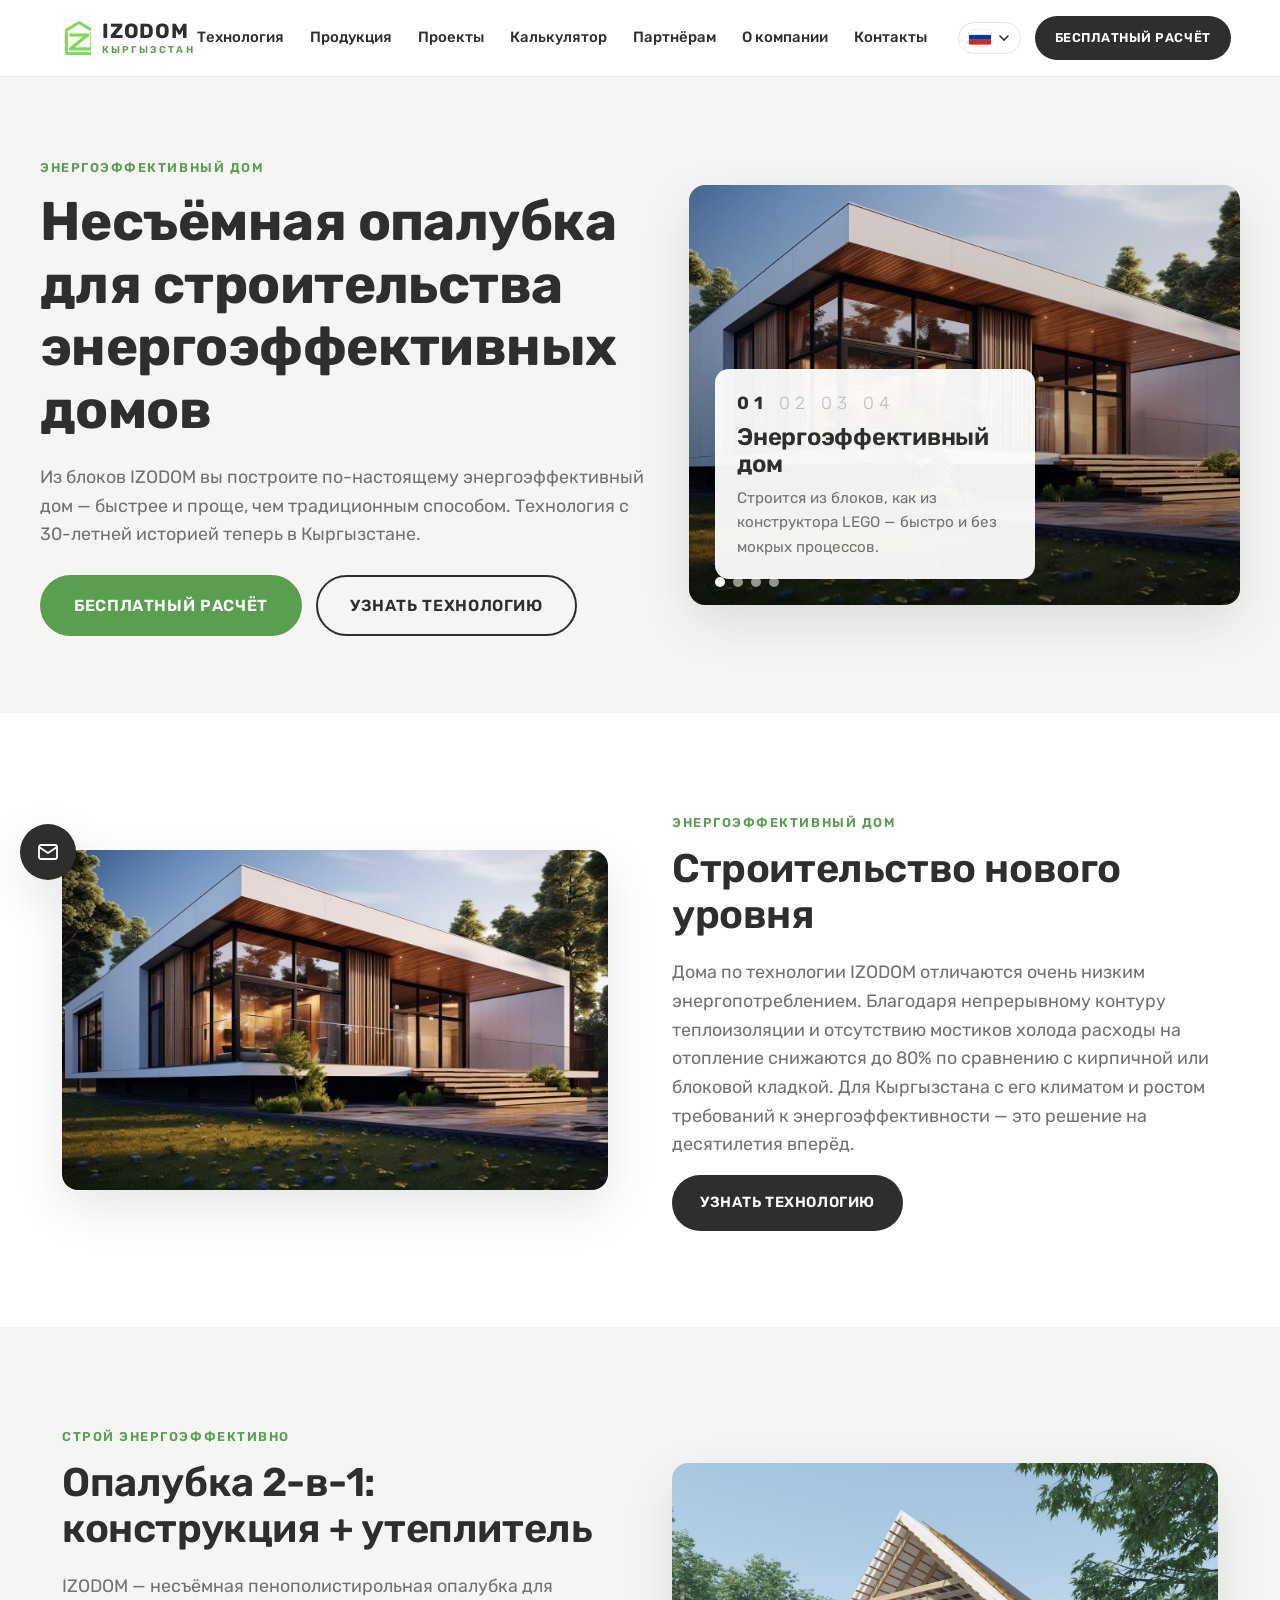
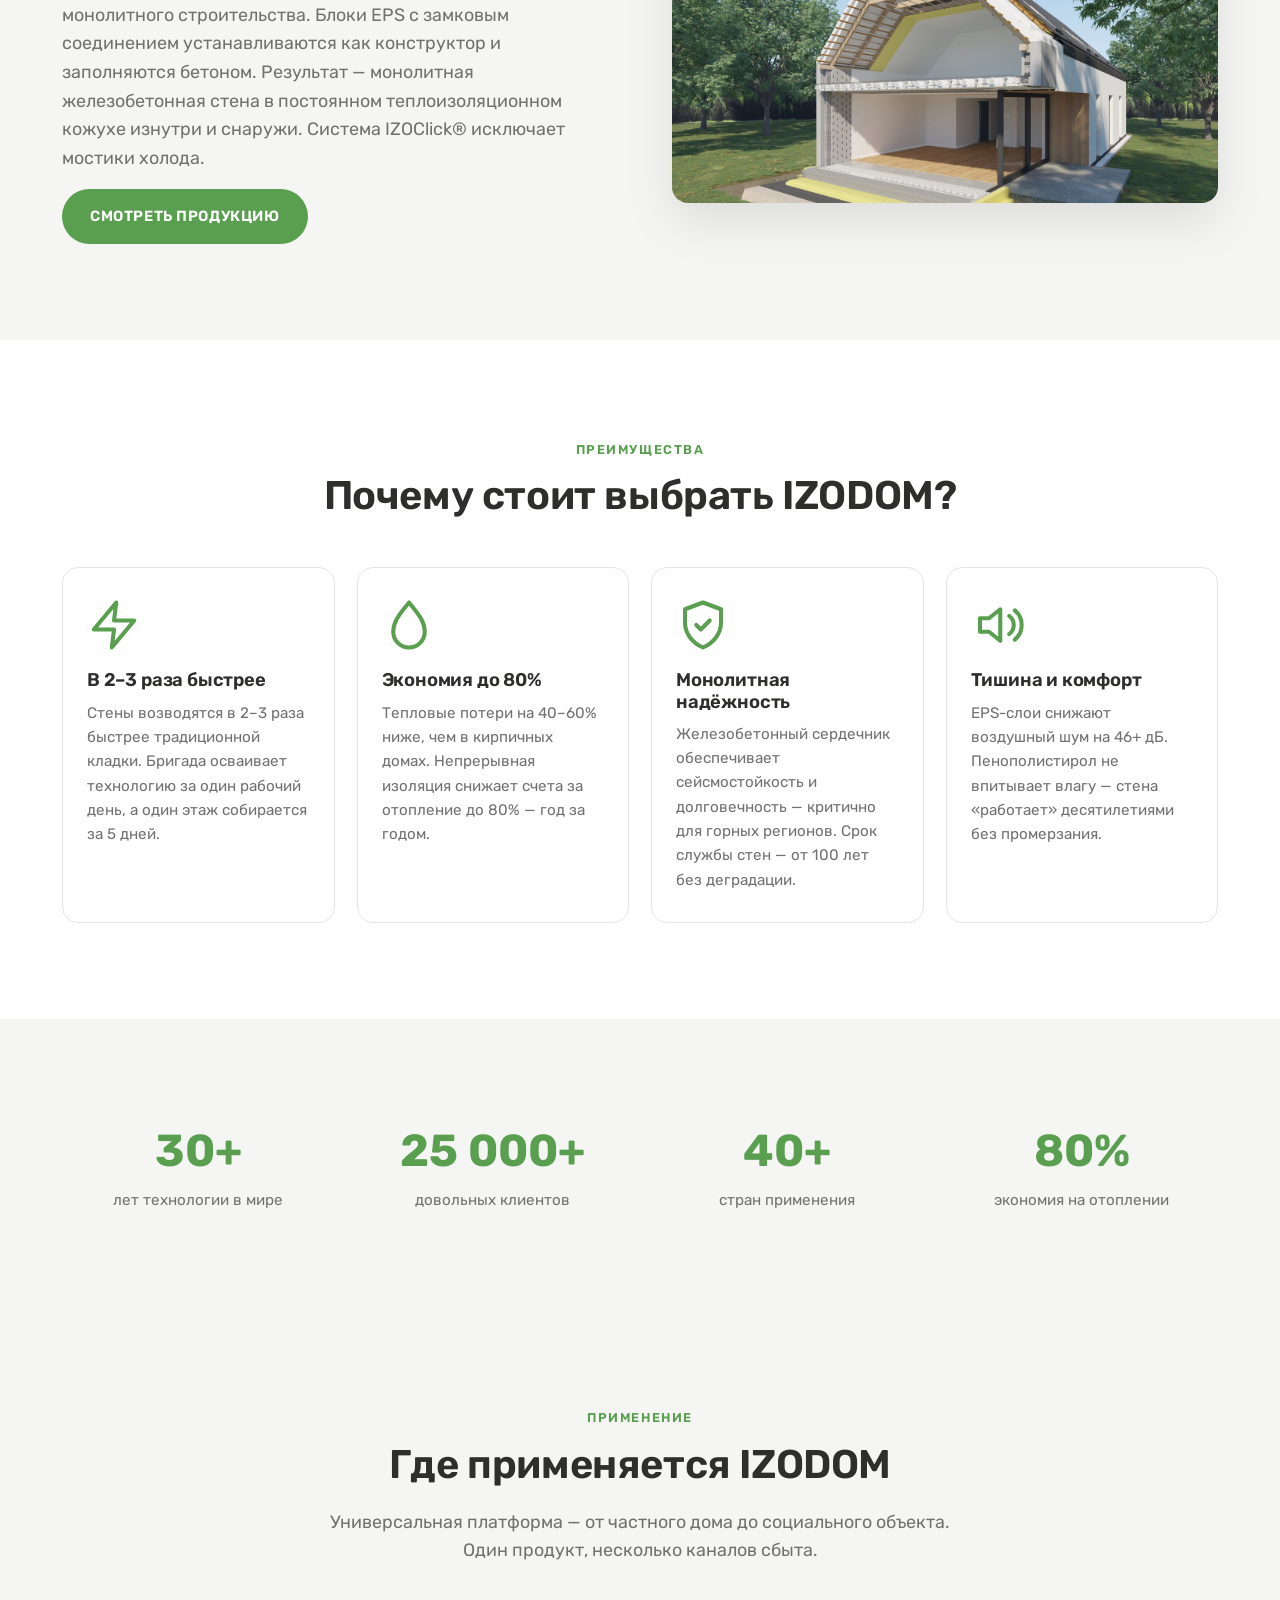
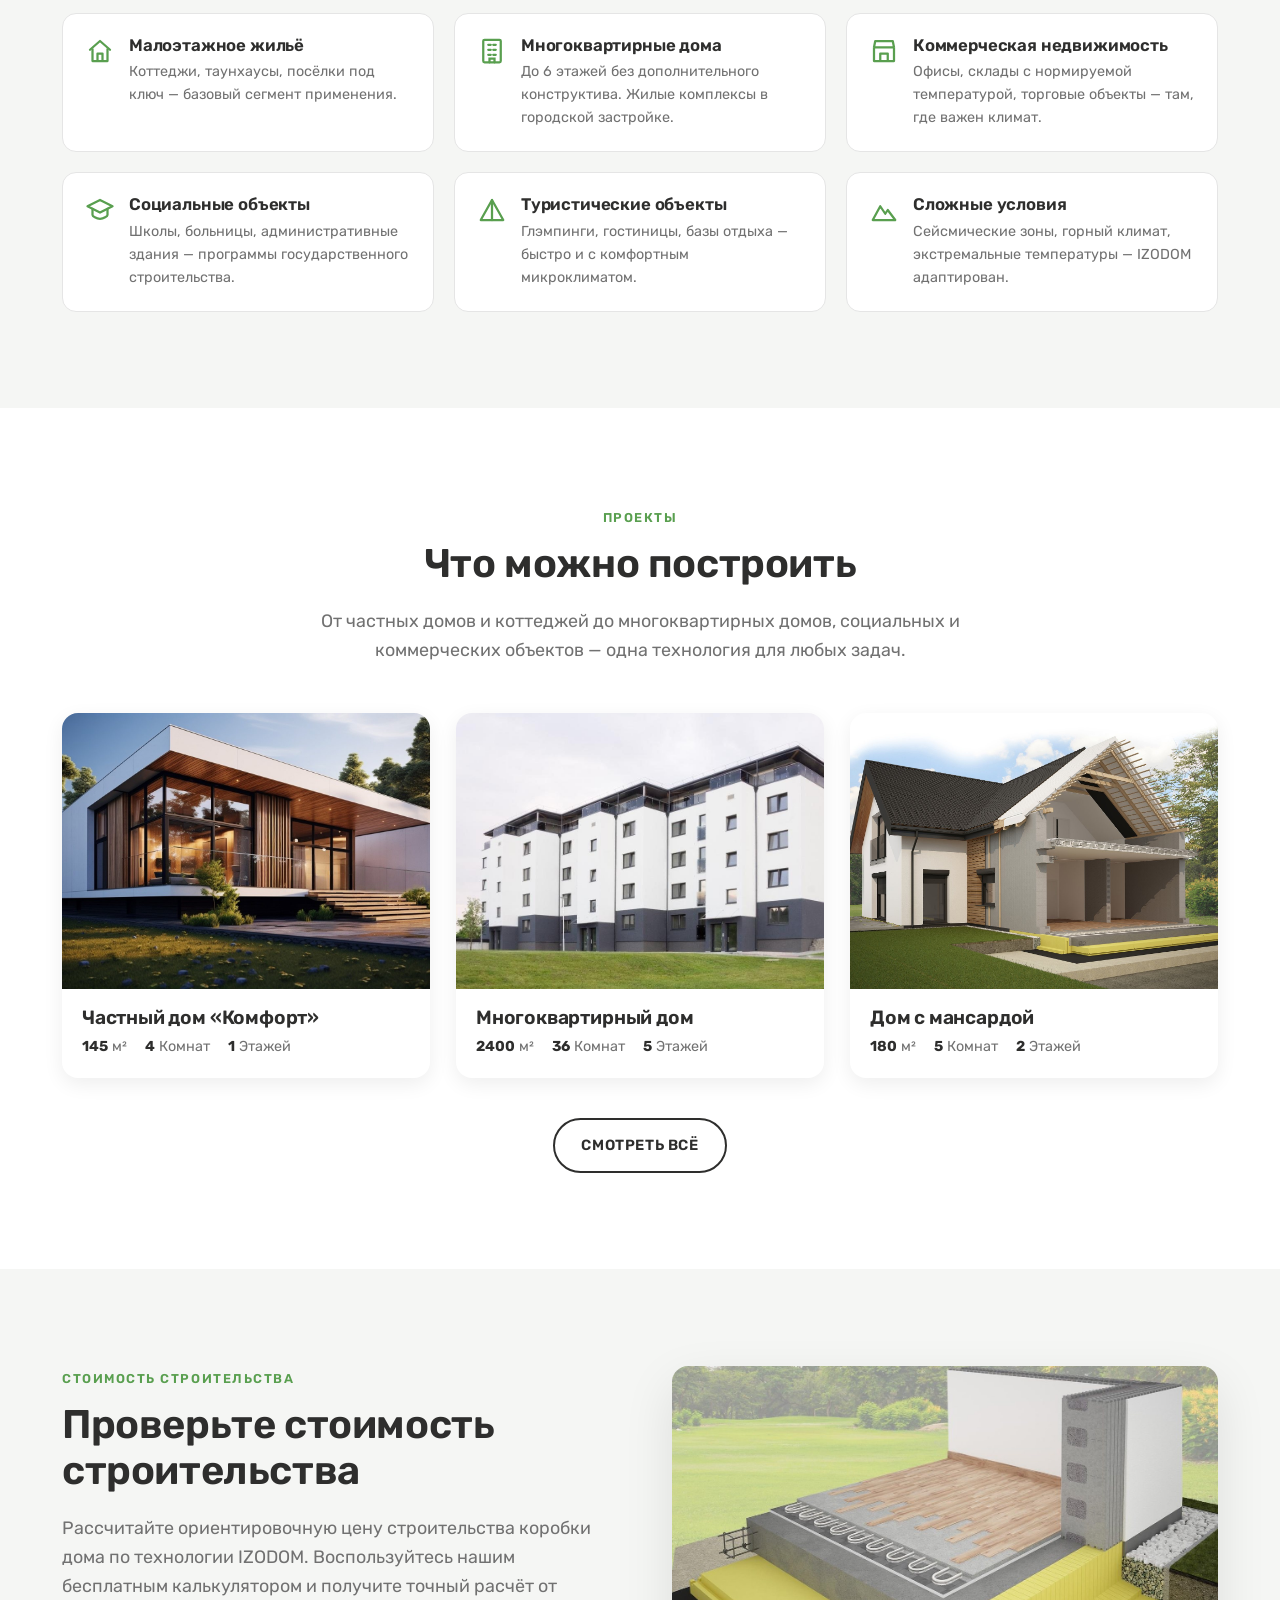
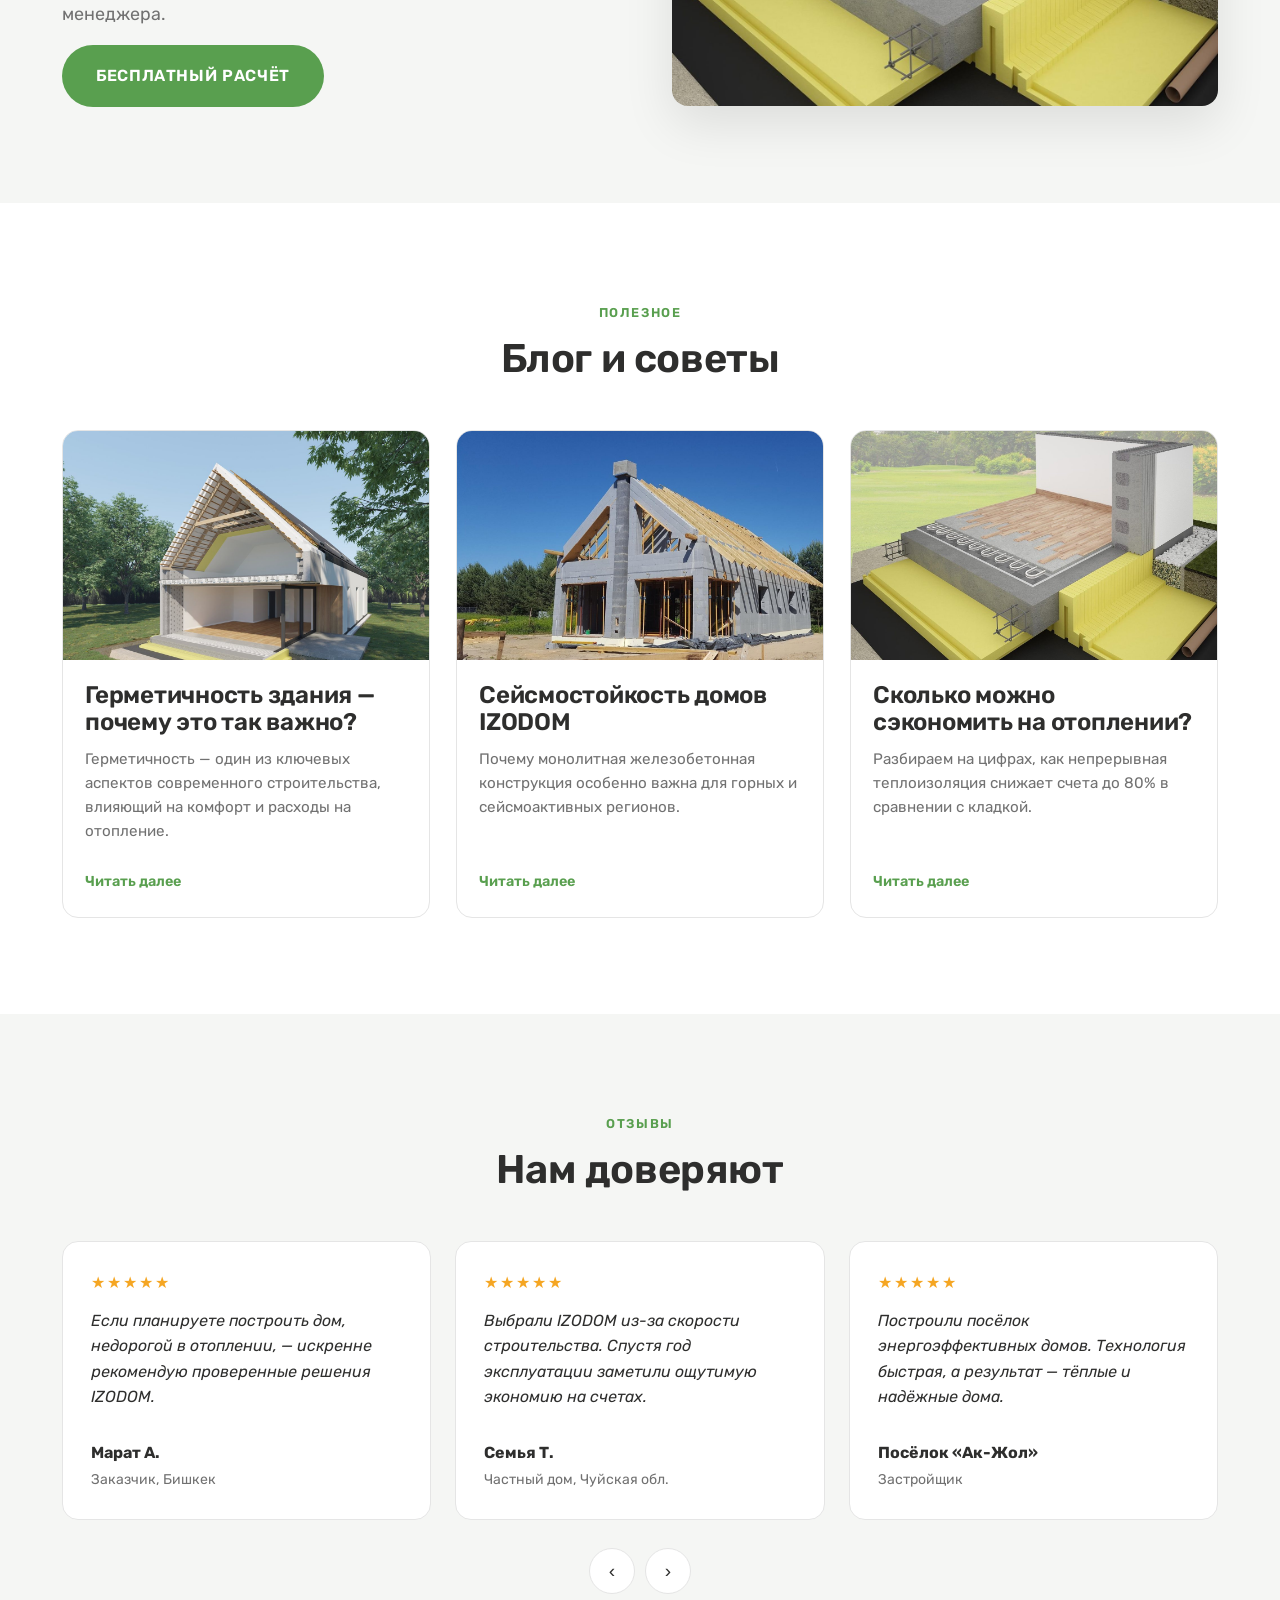
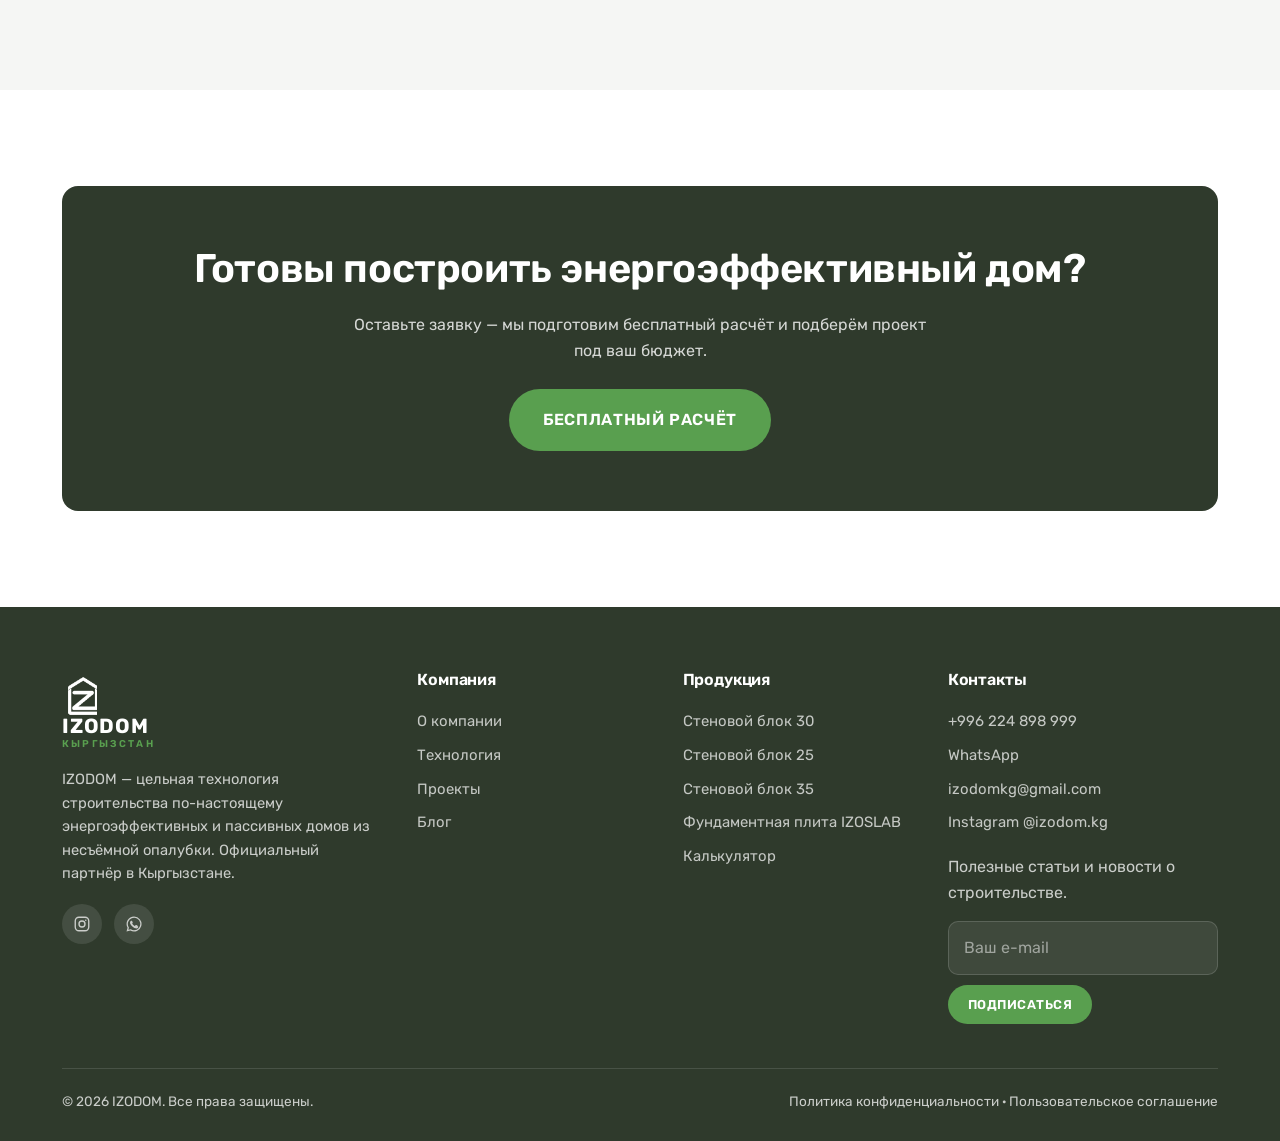
<file: index.html>
<!DOCTYPE html>
<html lang="ru">
<head>
  <meta charset="UTF-8">
  <meta name="viewport" content="width=device-width, initial-scale=1.0">
  <title>IZODOM Кыргызстан — технология энергоэффективных домов</title>
  <meta name="description" content="IZODOM — несъёмная опалубка для строительства энергоэффективных и пассивных домов. Официальный партнёр в Кыргызстане.">
  <link rel="icon" href="assets/img/favicon.png" type="image/png">
  <link rel="preconnect" href="https://fonts.googleapis.com">
  <link rel="preconnect" href="https://fonts.gstatic.com" crossorigin>
  <link href="https://fonts.googleapis.com/css2?family=Rubik:wght@400;500;600;700&display=swap" rel="stylesheet">
  <link rel="stylesheet" href="css/style.css">
</head>
<body>
  <header id="site-header"></header>

  <main>
    <!-- HERO -->
    <section class="hero">
      <div class="container hero-grid">
        <div class="hero-copy">
          <span class="eyebrow" data-i18n="home.title">Энергоэффективный дом</span>
          <h1 data-i18n="home.heroTag">Несъёмная опалубка для строительства энергоэффективных домов</h1>
          <p class="lead" data-i18n="home.subtitle"></p>
          <div class="hero-cta">
            <a href="/kalkulyator" class="btn btn--primary btn--lg" data-i18n="common.freeQuote"></a>
            <a href="/tehnologiya" class="btn btn--ghost btn--lg" data-i18n="common.learnTech"></a>
          </div>
        </div>
        <div class="hero-visual" data-hero-slider>
          <div class="hero-slide active" style="background:linear-gradient(180deg,rgba(0,0,0,.05),rgba(0,0,0,.35)),url('assets/img/hero.jpg') center/cover">
            <div class="hero-slide-card">
              <div class="hero-slide-num"><b>01</b> 02 03 04</div>
              <h3 data-i18n="home.slide1.t"></h3>
              <p data-i18n="home.slide1.d"></p>
            </div>
          </div>
          <div class="hero-slide" style="background:linear-gradient(180deg,rgba(0,0,0,.05),rgba(0,0,0,.35)),url('assets/img/foundation.jpg') center/cover">
            <div class="hero-slide-card">
              <div class="hero-slide-num">01 <b>02</b> 03 04</div>
              <h3 data-i18n="home.slide2.t"></h3>
              <p data-i18n="home.slide2.d"></p>
            </div>
          </div>
          <div class="hero-slide" style="background:linear-gradient(180deg,rgba(0,0,0,.05),rgba(0,0,0,.35)),url('assets/img/house-cutaway.jpg') center/cover">
            <div class="hero-slide-card">
              <div class="hero-slide-num">01 02 <b>03</b> 04</div>
              <h3 data-i18n="home.slide3.t"></h3>
              <p data-i18n="home.slide3.d"></p>
            </div>
          </div>
          <div class="hero-slide" style="background:linear-gradient(180deg,rgba(0,0,0,.05),rgba(0,0,0,.35)),url('assets/img/block-detail.jpg') center/cover">
            <div class="hero-slide-card">
              <div class="hero-slide-num">01 02 03 <b>04</b></div>
              <h3 data-i18n="home.slide4.t"></h3>
              <p data-i18n="home.slide4.d"></p>
            </div>
          </div>
          <div class="hero-dots">
            <button class="active" aria-label="1"></button>
            <button aria-label="2"></button>
            <button aria-label="3"></button>
            <button aria-label="4"></button>
          </div>
        </div>
      </div>
    </section>

    <!-- INTRO -->
    <section class="section">
      <div class="container split reveal">
        <div class="split-media" style="background:url('assets/img/house-modern.jpg') center/cover"></div>
        <div>
          <span class="eyebrow" data-i18n="home.intro.eyebrow"></span>
          <h2 data-i18n="home.intro.title"></h2>
          <p class="lead" data-i18n="home.intro.text"></p>
          <a href="/tehnologiya" class="btn btn--dark" data-i18n="common.learnTech"></a>
        </div>
      </div>
    </section>

    <!-- TECH -->
    <section class="section section--soft">
      <div class="container split split--reverse reveal">
        <div class="split-media" style="background:url('assets/img/tech-cutaway.jpg') center/cover"></div>
        <div>
          <span class="eyebrow" data-i18n="home.tech.eyebrow"></span>
          <h2 data-i18n="home.tech.title"></h2>
          <p class="lead" data-i18n="home.tech.text"></p>
          <a href="/katalog" class="btn btn--primary" data-i18n="common.seeProducts"></a>
        </div>
      </div>
    </section>

    <!-- BENEFITS -->
    <section class="section">
      <div class="container">
        <div class="text-center reveal" style="max-width:640px;margin:0 auto 48px">
          <span class="eyebrow" data-i18n="home.ben.eyebrow"></span>
          <h2 data-i18n="home.ben.title"></h2>
        </div>
        <div class="benefits reveal">
          <div class="benefit"><div class="benefit-icon" data-icon="speed"></div><h3 data-i18n="home.ben1.t"></h3><p data-i18n="home.ben1.d"></p></div>
          <div class="benefit"><div class="benefit-icon" data-icon="save"></div><h3 data-i18n="home.ben2.t"></h3><p data-i18n="home.ben2.d"></p></div>
          <div class="benefit"><div class="benefit-icon" data-icon="shield"></div><h3 data-i18n="home.ben3.t"></h3><p data-i18n="home.ben3.d"></p></div>
          <div class="benefit"><div class="benefit-icon" data-icon="sound"></div><h3 data-i18n="home.ben4.t"></h3><p data-i18n="home.ben4.d"></p></div>
        </div>
      </div>
    </section>

    <!-- STATS -->
    <section class="section section--soft">
      <div class="container stats reveal">
        <div class="stat"><b>30+</b><span data-i18n="home.stat1"></span></div>
        <div class="stat"><b>25 000+</b><span data-i18n="home.stat2"></span></div>
        <div class="stat"><b>40+</b><span data-i18n="home.stat3"></span></div>
        <div class="stat"><b>80%</b><span data-i18n="home.stat4"></span></div>
      </div>
    </section>

    <!-- APPLICATIONS -->
    <section class="section section--soft">
      <div class="container">
        <div class="text-center reveal" style="max-width:640px;margin:0 auto 48px">
          <span class="eyebrow" data-i18n="apps.eyebrow"></span>
          <h2 data-i18n="apps.title"></h2>
          <p class="lead mx-auto" data-i18n="apps.text"></p>
        </div>
        <div class="apps reveal">
          <div class="app"><span data-icon="home"></span><div><h3 data-i18n="app1.t"></h3><p data-i18n="app1.d"></p></div></div>
          <div class="app"><span data-icon="building"></span><div><h3 data-i18n="app2.t"></h3><p data-i18n="app2.d"></p></div></div>
          <div class="app"><span data-icon="store"></span><div><h3 data-i18n="app3.t"></h3><p data-i18n="app3.d"></p></div></div>
          <div class="app"><span data-icon="school"></span><div><h3 data-i18n="app4.t"></h3><p data-i18n="app4.d"></p></div></div>
          <div class="app"><span data-icon="tent"></span><div><h3 data-i18n="app5.t"></h3><p data-i18n="app5.d"></p></div></div>
          <div class="app"><span data-icon="mountain"></span><div><h3 data-i18n="app6.t"></h3><p data-i18n="app6.d"></p></div></div>
        </div>
      </div>
    </section>

    <!-- PROJECTS -->
    <section class="section">
      <div class="container">
        <div class="text-center reveal" style="max-width:640px;margin:0 auto 48px">
          <span class="eyebrow" data-i18n="home.proj.eyebrow"></span>
          <h2 data-i18n="home.proj.title"></h2>
          <p class="lead mx-auto" data-i18n="home.proj.text"></p>
        </div>
        <div class="projects reveal">
          <div class="project"><div class="project-media" style="background:url('assets/img/house-modern.jpg') center/cover"></div>
            <div class="project-info"><h3 data-i18n="proj.p1.t"></h3><div class="project-specs"><span><b>145</b> м²</span><span><b>4</b> <span data-i18n="proj.spec.rooms"></span></span><span><b>1</b> <span data-i18n="proj.spec.floors"></span></span></div></div></div>
          <div class="project"><div class="project-media" style="background:url('assets/img/apartments.jpg') center/cover"></div>
            <div class="project-info"><h3 data-i18n="proj.p4.t"></h3><div class="project-specs"><span><b>2400</b> м²</span><span><b>36</b> <span data-i18n="proj.spec.rooms"></span></span><span><b>5</b> <span data-i18n="proj.spec.floors"></span></span></div></div></div>
          <div class="project"><div class="project-media" style="background:url('assets/img/house-cutaway.jpg') center/cover"></div>
            <div class="project-info"><h3 data-i18n="proj.p3.t"></h3><div class="project-specs"><span><b>180</b> м²</span><span><b>5</b> <span data-i18n="proj.spec.rooms"></span></span><span><b>2</b> <span data-i18n="proj.spec.floors"></span></span></div></div></div>
        </div>
        <div class="text-center" style="margin-top:40px">
          <a href="/proekty" class="btn btn--ghost" data-i18n="common.viewAll"></a>
        </div>
      </div>
    </section>

    <!-- CALC CTA -->
    <section class="section section--soft">
      <div class="container split reveal">
        <div>
          <span class="eyebrow" data-i18n="home.calc.eyebrow"></span>
          <h2 data-i18n="home.calc.title"></h2>
          <p class="lead" data-i18n="home.calc.text"></p>
          <a href="/kalkulyator" class="btn btn--primary btn--lg" data-i18n="home.calc.cta"></a>
        </div>
        <div class="split-media" style="background:url('assets/img/foundation.jpg') center/cover"></div>
      </div>
    </section>

    <!-- BLOG -->
    <section class="section">
      <div class="container">
        <div class="text-center reveal" style="max-width:640px;margin:0 auto 48px">
          <span class="eyebrow" data-i18n="home.blog.eyebrow"></span>
          <h2 data-i18n="home.blog.title"></h2>
        </div>
        <div class="cards reveal">
          <a class="card" href="/blog"><div class="card-media" style="background:url('assets/img/wall-cutaway.jpg') center/cover"></div>
            <div class="card-body"><h3 data-i18n="home.blog1.t"></h3><p data-i18n="home.blog1.d"></p><span class="card-link" data-i18n="common.readMore"></span></div></a>
          <a class="card" href="/blog"><div class="card-media" style="background:url('assets/img/construction.jpg') center/cover"></div>
            <div class="card-body"><h3 data-i18n="home.blog2.t"></h3><p data-i18n="home.blog2.d"></p><span class="card-link" data-i18n="common.readMore"></span></div></a>
          <a class="card" href="/blog"><div class="card-media" style="background:url('assets/img/foundation.jpg') center/cover"></div>
            <div class="card-body"><h3 data-i18n="home.blog3.t"></h3><p data-i18n="home.blog3.d"></p><span class="card-link" data-i18n="common.readMore"></span></div></a>
        </div>
      </div>
    </section>

    <!-- TESTIMONIALS -->
    <section class="section section--soft">
      <div class="container">
        <div class="text-center reveal" style="max-width:640px;margin:0 auto 48px">
          <span class="eyebrow" data-i18n="home.ref.eyebrow"></span>
          <h2 data-i18n="home.ref.title"></h2>
        </div>
        <div class="testimonials reveal" data-testi>
          <div class="testi-track">
            <div class="testi"><div class="testi-stars">★★★★★</div><p data-i18n="home.ref1.txt"></p><div class="testi-author"><b data-i18n="home.ref1.a"></b><span data-i18n="home.ref1.r"></span></div></div>
            <div class="testi"><div class="testi-stars">★★★★★</div><p data-i18n="home.ref2.txt"></p><div class="testi-author"><b data-i18n="home.ref2.a"></b><span data-i18n="home.ref2.r"></span></div></div>
            <div class="testi"><div class="testi-stars">★★★★★</div><p data-i18n="home.ref3.txt"></p><div class="testi-author"><b data-i18n="home.ref3.a"></b><span data-i18n="home.ref3.r"></span></div></div>
            <div class="testi"><div class="testi-stars">★★★★★</div><p data-i18n="home.ref4.txt"></p><div class="testi-author"><b data-i18n="home.ref4.a"></b><span data-i18n="home.ref4.r"></span></div></div>
          </div>
          <div class="slider-nav">
            <button data-prev aria-label="prev">‹</button>
            <button data-next aria-label="next">›</button>
          </div>
        </div>
      </div>
    </section>

    <!-- CTA BAND -->
    <section class="section">
      <div class="container">
        <div class="cta-band reveal">
          <h2 data-i18n="cta.title"></h2>
          <p data-i18n="cta.text"></p>
          <a href="/kontakty" class="btn btn--primary btn--lg" data-i18n="common.freeQuote"></a>
        </div>
      </div>
    </section>
  </main>

  <footer id="site-footer"></footer>

  <script src="js/i18n.js"></script>
  <script src="js/main.js"></script>
</body>
</html>
</file>
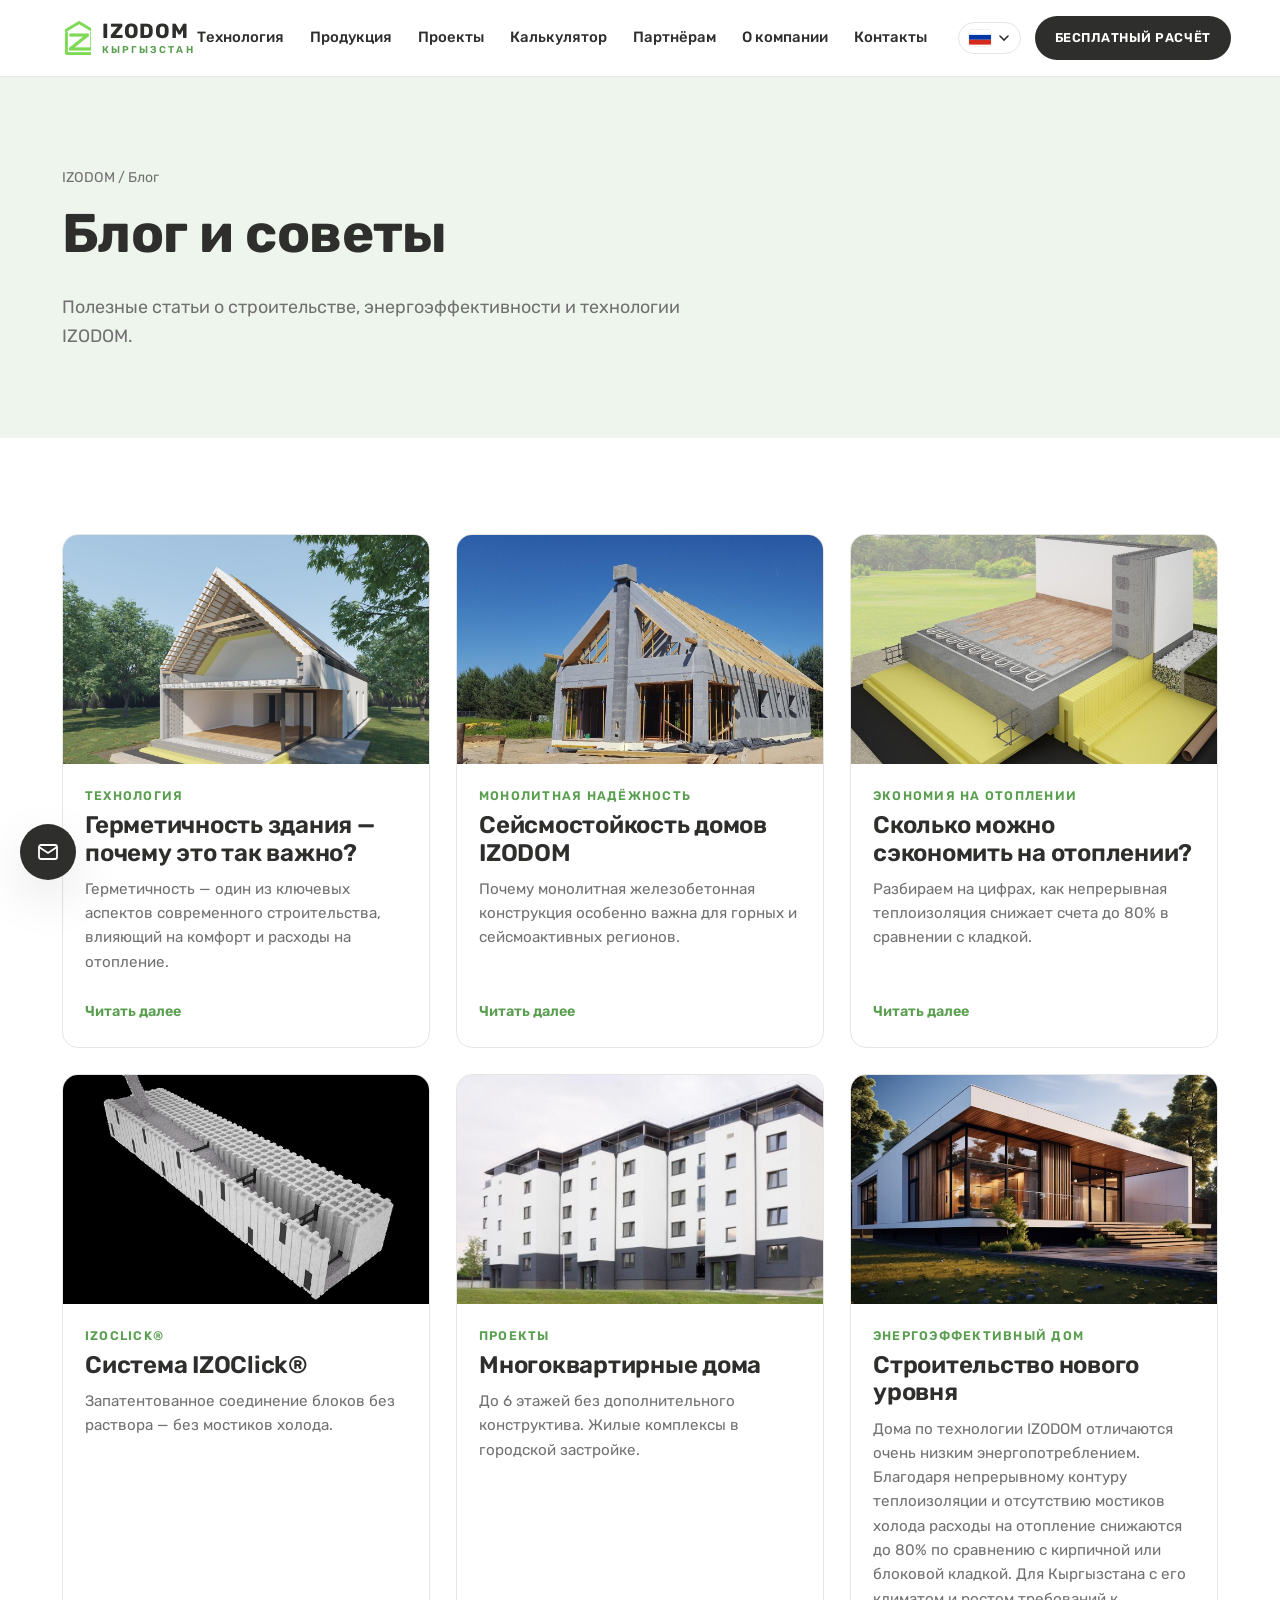
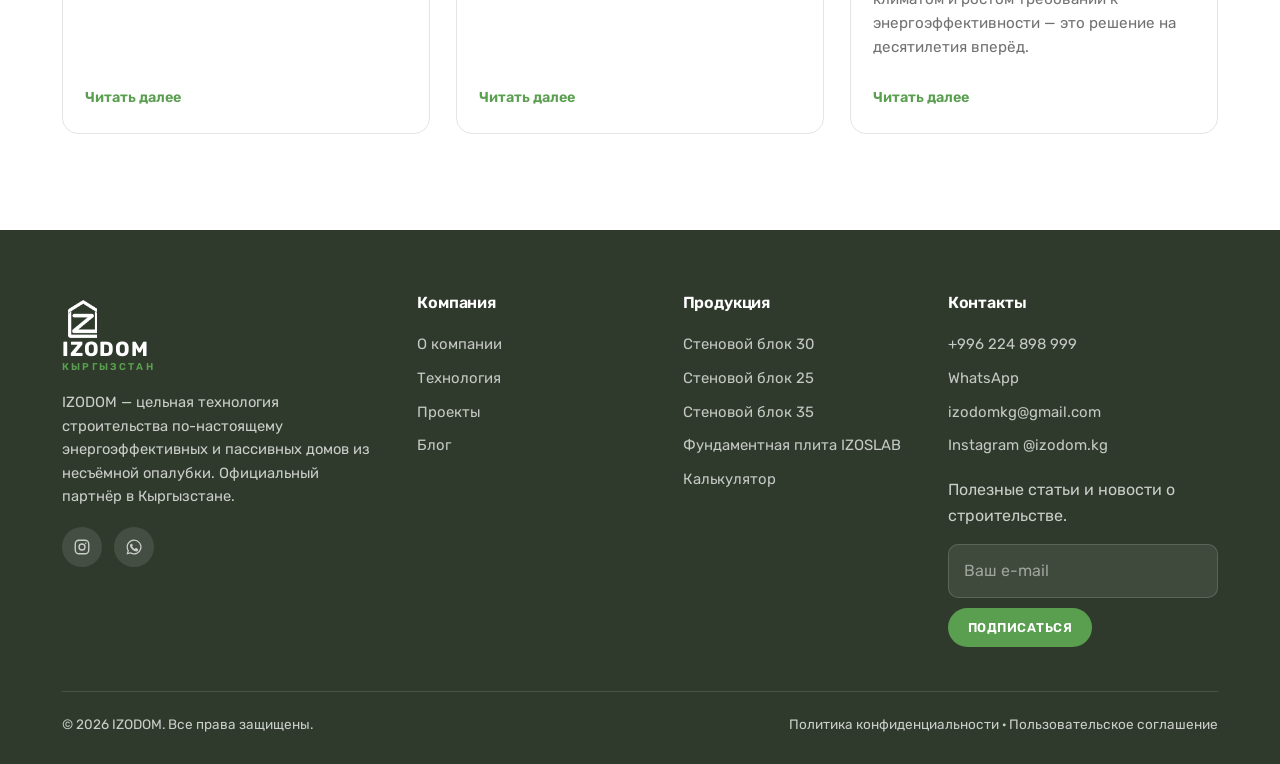
<file: blog.html>
<!DOCTYPE html>
<html lang="ru">
<head>
  <meta charset="UTF-8">
  <meta name="viewport" content="width=device-width, initial-scale=1.0">
  <title>Блог и советы — IZODOM Кыргызстан</title>
  <meta name="description" content="Полезные статьи о строительстве, энергоэффективности и технологии IZODOM.">
  <link rel="icon" href="assets/img/favicon.png" type="image/png">
  <link rel="preconnect" href="https://fonts.googleapis.com">
  <link rel="preconnect" href="https://fonts.gstatic.com" crossorigin>
  <link href="https://fonts.googleapis.com/css2?family=Rubik:wght@400;500;600;700&display=swap" rel="stylesheet">
  <link rel="stylesheet" href="css/style.css">
</head>
<body>
  <header id="site-header"></header>
  <main>
    <section class="page-hero">
      <div class="container">
        <div class="breadcrumbs"><a href="/">IZODOM</a> / <span data-i18n="nav.blog"></span></div>
        <h1 data-i18n="blog.title"></h1>
        <p class="lead" data-i18n="blog.subtitle"></p>
      </div>
    </section>

    <section class="section">
      <div class="container">
        <div class="cards reveal">
          <a class="card" href="#"><div class="card-media" style="background:url('assets/img/wall-cutaway.jpg') center/cover"></div>
            <div class="card-body"><span class="card-tag" data-i18n="nav.tech"></span><h3 data-i18n="home.blog1.t"></h3><p data-i18n="home.blog1.d"></p><span class="card-link" data-i18n="common.readMore"></span></div></a>
          <a class="card" href="#"><div class="card-media" style="background:url('assets/img/construction.jpg') center/cover"></div>
            <div class="card-body"><span class="card-tag" data-i18n="home.ben3.t"></span><h3 data-i18n="home.blog2.t"></h3><p data-i18n="home.blog2.d"></p><span class="card-link" data-i18n="common.readMore"></span></div></a>
          <a class="card" href="#"><div class="card-media" style="background:url('assets/img/foundation.jpg') center/cover"></div>
            <div class="card-body"><span class="card-tag" data-i18n="home.stat4"></span><h3 data-i18n="home.blog3.t"></h3><p data-i18n="home.blog3.d"></p><span class="card-link" data-i18n="common.readMore"></span></div></a>
          <a class="card" href="#"><div class="card-media" style="background:url('assets/img/block-detail.jpg') center/cover"></div>
            <div class="card-body"><span class="card-tag">IZOClick®</span><h3 data-i18n="home.slide4.t"></h3><p data-i18n="home.slide4.d"></p><span class="card-link" data-i18n="common.readMore"></span></div></a>
          <a class="card" href="#"><div class="card-media" style="background:url('assets/img/apartments.jpg') center/cover"></div>
            <div class="card-body"><span class="card-tag" data-i18n="nav.projects"></span><h3 data-i18n="app2.t"></h3><p data-i18n="app2.d"></p><span class="card-link" data-i18n="common.readMore"></span></div></a>
          <a class="card" href="#"><div class="card-media" style="background:url('assets/img/house-modern.jpg') center/cover"></div>
            <div class="card-body"><span class="card-tag" data-i18n="home.intro.eyebrow"></span><h3 data-i18n="home.intro.title"></h3><p data-i18n="home.intro.text"></p><span class="card-link" data-i18n="common.readMore"></span></div></a>
        </div>
      </div>
    </section>
  </main>
  <footer id="site-footer"></footer>
  <script src="js/i18n.js"></script>
  <script src="js/main.js"></script>
</body>
</html>
</file>
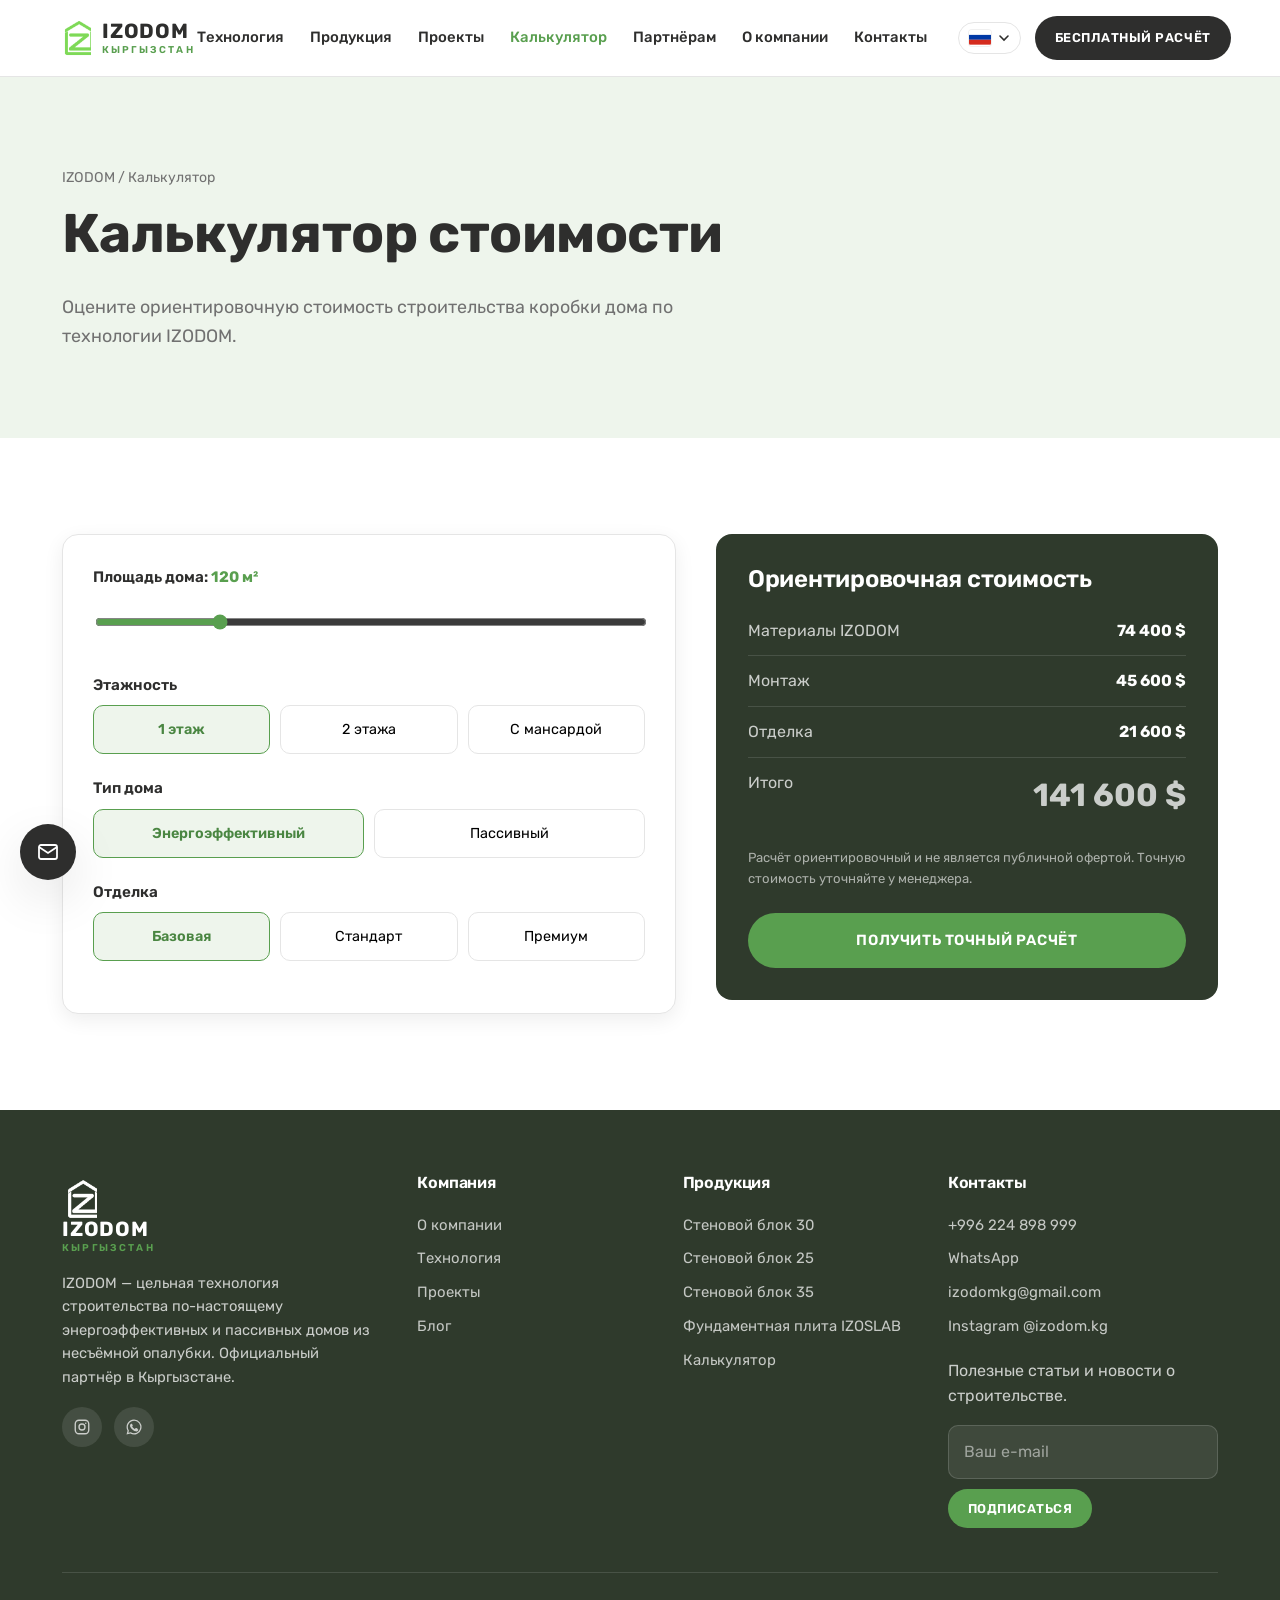
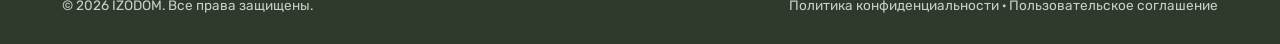
<file: kalkulyator.html>
<!DOCTYPE html>
<html lang="ru">
<head>
  <meta charset="UTF-8">
  <meta name="viewport" content="width=device-width, initial-scale=1.0">
  <title>Калькулятор стоимости — IZODOM</title>
  <meta name="description" content="Рассчитайте ориентировочную стоимость строительства дома по технологии IZODOM.">
  <link rel="icon" href="assets/img/favicon.png" type="image/png">
  <link rel="preconnect" href="https://fonts.googleapis.com">
  <link rel="preconnect" href="https://fonts.gstatic.com" crossorigin>
  <link href="https://fonts.googleapis.com/css2?family=Rubik:wght@400;500;600;700&display=swap" rel="stylesheet">
  <link rel="stylesheet" href="css/style.css">
</head>
<body>
  <header id="site-header"></header>
  <main>
    <section class="page-hero">
      <div class="container">
        <div class="breadcrumbs"><a href="/">IZODOM</a> / <span data-i18n="nav.calc"></span></div>
        <h1 data-i18n="calc.title"></h1>
        <p class="lead" data-i18n="calc.subtitle"></p>
      </div>
    </section>

    <section class="section">
      <div class="container">
        <div class="calc" data-calc>
          <div class="calc-form">
            <div class="field">
              <label><span data-i18n="calc.area"></span>: <span class="range-val" data-area-val>120 м²</span></label>
              <input type="range" min="50" max="400" step="5" value="120" data-area>
            </div>
            <div class="field">
              <label data-i18n="calc.floors"></label>
              <div class="seg" data-seg="floors">
                <button class="active" data-val="1" data-i18n="calc.floor1"></button>
                <button data-val="2" data-i18n="calc.floor2"></button>
                <button data-val="3" data-i18n="calc.floorM"></button>
              </div>
            </div>
            <div class="field">
              <label data-i18n="calc.type"></label>
              <div class="seg" data-seg="type">
                <button class="active" data-val="1" data-i18n="calc.typeEco"></button>
                <button data-val="2" data-i18n="calc.typePassive"></button>
              </div>
            </div>
            <div class="field">
              <label data-i18n="calc.finish"></label>
              <div class="seg" data-seg="finish">
                <button class="active" data-val="1" data-i18n="calc.finishBase"></button>
                <button data-val="2" data-i18n="calc.finishStd"></button>
                <button data-val="3" data-i18n="calc.finishPrem"></button>
              </div>
            </div>
          </div>

          <div class="calc-result">
            <h3 data-i18n="calc.resultTitle"></h3>
            <div class="calc-row"><span data-i18n="calc.rowMaterials"></span><b data-r-materials></b></div>
            <div class="calc-row"><span data-i18n="calc.rowWork"></span><b data-r-work></b></div>
            <div class="calc-row"><span data-i18n="calc.rowFinish"></span><b data-r-finish></b></div>
            <div class="calc-row"><span data-i18n="calc.total"></span><span class="calc-total" data-r-total></span></div>
            <p class="calc-note" data-i18n="calc.note"></p>
            <a href="/kontakty" class="btn btn--primary" style="width:100%;justify-content:center;margin-top:8px" data-i18n="calc.cta"></a>
          </div>
        </div>
      </div>
    </section>
  </main>
  <footer id="site-footer"></footer>
  <script src="js/i18n.js"></script>
  <script src="js/main.js"></script>
</body>
</html>
</file>
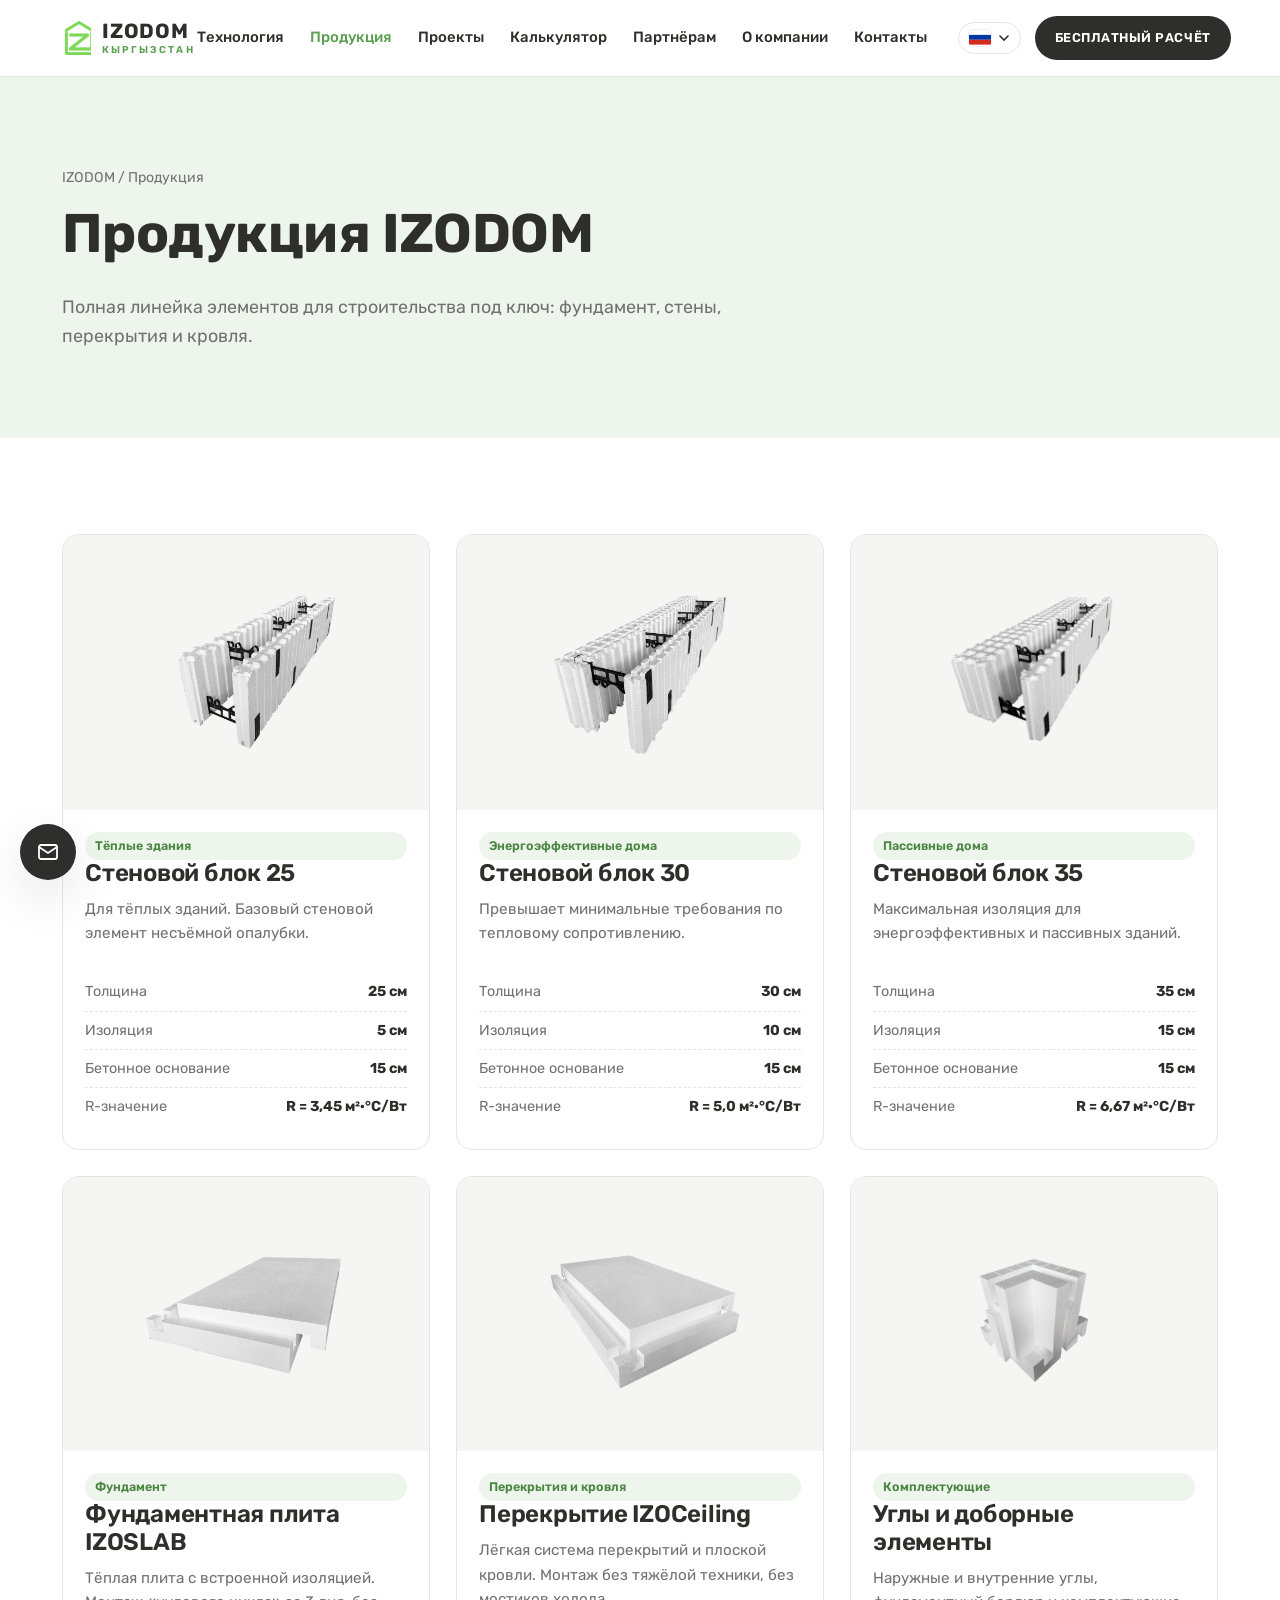
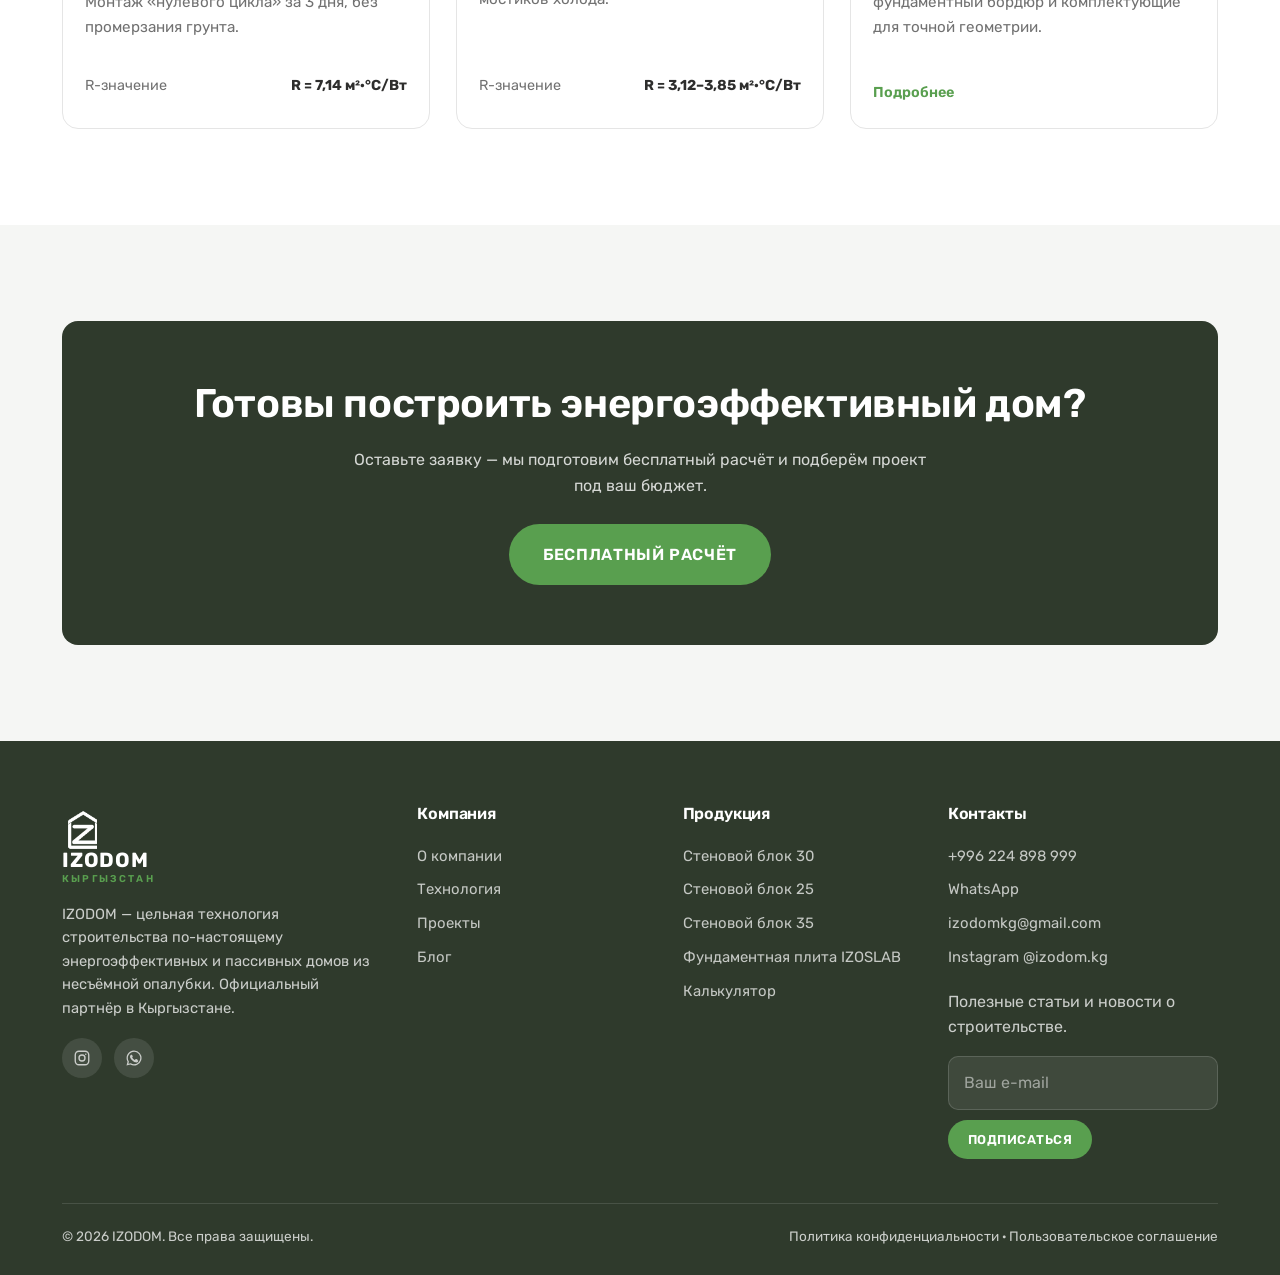
<file: katalog.html>
<!DOCTYPE html>
<html lang="ru">
<head>
  <meta charset="UTF-8">
  <meta name="viewport" content="width=device-width, initial-scale=1.0">
  <title>Продукция IZODOM — Кыргызстан</title>
  <meta name="description" content="Продукция IZODOM: стеновые блоки, фундаментная плита, перекрытия, углы и комплектующие.">
  <link rel="icon" href="assets/img/favicon.png" type="image/png">
  <link rel="preconnect" href="https://fonts.googleapis.com">
  <link rel="preconnect" href="https://fonts.gstatic.com" crossorigin>
  <link href="https://fonts.googleapis.com/css2?family=Rubik:wght@400;500;600;700&display=swap" rel="stylesheet">
  <link rel="stylesheet" href="css/style.css">
</head>
<body>
  <header id="site-header"></header>
  <main>
    <section class="page-hero">
      <div class="container">
        <div class="breadcrumbs"><a href="/">IZODOM</a> / <span data-i18n="nav.catalog"></span></div>
        <h1 data-i18n="cat.title"></h1>
        <p class="lead" data-i18n="cat.subtitle"></p>
      </div>
    </section>

    <section class="section">
      <div class="container">
        <div class="cards reveal">

          <div class="card">
            <div class="prod-media"><img src="assets/img/prod-block25.png" alt="Стеновой блок 25"></div>
            <div class="card-body"><span class="badge" data-i18n="cat.p1.for"></span><h3 data-i18n="cat.p1.t"></h3><p data-i18n="cat.p1.d"></p>
              <ul class="spec-list">
                <li><span data-i18n="cat.spec.thickness"></span><b>25 см</b></li>
                <li><span data-i18n="cat.spec.insulation"></span><b>5 см</b></li>
                <li><span data-i18n="cat.spec.concrete"></span><b>15 см</b></li>
                <li><span data-i18n="cat.spec.r"></span><b>R = 3,45 м²·°C/Вт</b></li>
              </ul></div>
          </div>

          <div class="card">
            <div class="prod-media"><img src="assets/img/prod-block30.png" alt="Стеновой блок 30"></div>
            <div class="card-body"><span class="badge" data-i18n="cat.p2.for"></span><h3 data-i18n="cat.p2.t"></h3><p data-i18n="cat.p2.d"></p>
              <ul class="spec-list">
                <li><span data-i18n="cat.spec.thickness"></span><b>30 см</b></li>
                <li><span data-i18n="cat.spec.insulation"></span><b>10 см</b></li>
                <li><span data-i18n="cat.spec.concrete"></span><b>15 см</b></li>
                <li><span data-i18n="cat.spec.r"></span><b>R = 5,0 м²·°C/Вт</b></li>
              </ul></div>
          </div>

          <div class="card">
            <div class="prod-media"><img src="assets/img/prod-block35.png" alt="Стеновой блок 35"></div>
            <div class="card-body"><span class="badge" data-i18n="cat.p3.for"></span><h3 data-i18n="cat.p3.t"></h3><p data-i18n="cat.p3.d"></p>
              <ul class="spec-list">
                <li><span data-i18n="cat.spec.thickness"></span><b>35 см</b></li>
                <li><span data-i18n="cat.spec.insulation"></span><b>15 см</b></li>
                <li><span data-i18n="cat.spec.concrete"></span><b>15 см</b></li>
                <li><span data-i18n="cat.spec.r"></span><b>R = 6,67 м²·°C/Вт</b></li>
              </ul></div>
          </div>

          <div class="card">
            <div class="prod-media"><img src="assets/img/prod-slab.png" alt="Фундаментная плита IZOSLAB"></div>
            <div class="card-body"><span class="badge" data-i18n="cat.p4.for"></span><h3 data-i18n="cat.p4.t"></h3><p data-i18n="cat.p4.d"></p>
              <ul class="spec-list">
                <li><span data-i18n="cat.spec.r"></span><b>R = 7,14 м²·°C/Вт</b></li>
              </ul></div>
          </div>

          <div class="card">
            <div class="prod-media"><img src="assets/img/prod-slab2.png" alt="Перекрытие IZOCeiling"></div>
            <div class="card-body"><span class="badge" data-i18n="cat.p5.for"></span><h3 data-i18n="cat.p5.t"></h3><p data-i18n="cat.p5.d"></p>
              <ul class="spec-list">
                <li><span data-i18n="cat.spec.r"></span><b>R = 3,12–3,85 м²·°C/Вт</b></li>
              </ul></div>
          </div>

          <div class="card">
            <div class="prod-media"><img src="assets/img/prod-corner-out.png" alt="Углы и доборные элементы"></div>
            <div class="card-body"><span class="badge" data-i18n="cat.p6.for"></span><h3 data-i18n="cat.p6.t"></h3><p data-i18n="cat.p6.d"></p>
              <a class="card-link" href="/kontakty" data-i18n="common.more"></a></div>
          </div>

        </div>
      </div>
    </section>

    <section class="section section--soft">
      <div class="container"><div class="cta-band reveal">
        <h2 data-i18n="cta.title"></h2>
        <p data-i18n="cta.text"></p>
        <a href="/kontakty" class="btn btn--primary btn--lg" data-i18n="common.freeQuote"></a>
      </div></div>
    </section>
  </main>
  <footer id="site-footer"></footer>
  <script src="js/i18n.js"></script>
  <script src="js/main.js"></script>
</body>
</html>
</file>
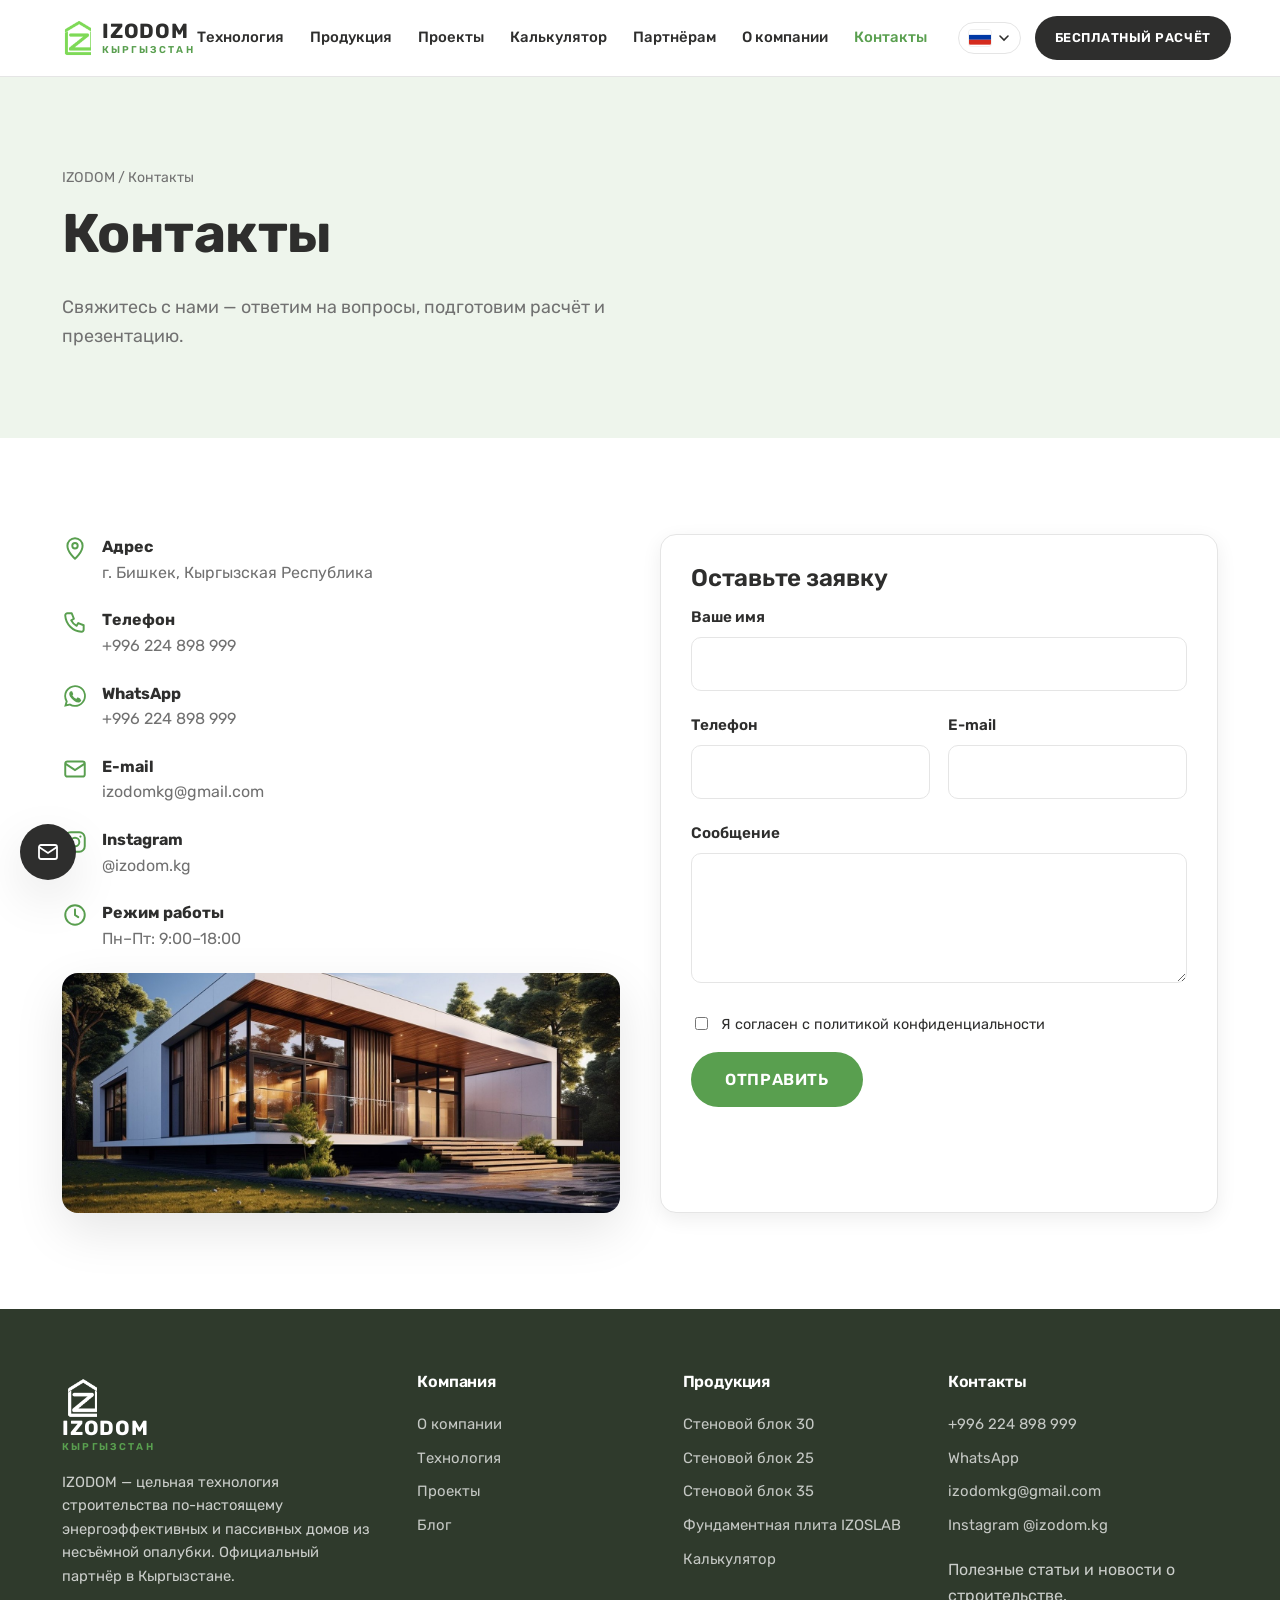
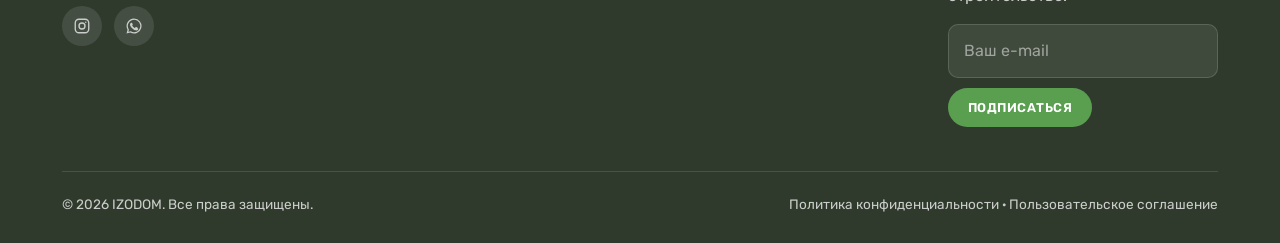
<file: kontakty.html>
<!DOCTYPE html>
<html lang="ru">
<head>
  <meta charset="UTF-8">
  <meta name="viewport" content="width=device-width, initial-scale=1.0">
  <title>Контакты — IZODOM Кыргызстан</title>
  <meta name="description" content="Свяжитесь с IZODOM Кыргызстан — оставьте заявку на бесплатный расчёт.">
  <link rel="icon" href="assets/img/favicon.png" type="image/png">
  <link rel="preconnect" href="https://fonts.googleapis.com">
  <link rel="preconnect" href="https://fonts.gstatic.com" crossorigin>
  <link href="https://fonts.googleapis.com/css2?family=Rubik:wght@400;500;600;700&display=swap" rel="stylesheet">
  <link rel="stylesheet" href="css/style.css">
</head>
<body>
  <header id="site-header"></header>
  <main>
    <section class="page-hero">
      <div class="container">
        <div class="breadcrumbs"><a href="/">IZODOM</a> / <span data-i18n="nav.contacts"></span></div>
        <h1 data-i18n="contacts.title"></h1>
        <p class="lead" data-i18n="contacts.subtitle"></p>
      </div>
    </section>

    <section class="section">
      <div class="container contact-grid">
        <div class="reveal">
          <div class="contact-item"><span data-icon="pin"></span><div><b data-i18n="contacts.addr.t"></b><span data-i18n="contacts.addr.v"></span></div></div>
          <div class="contact-item"><span data-icon="phone"></span><div><b data-i18n="contacts.phone.t"></b><a href="tel:+996224898999">+996 224 898 999</a></div></div>
          <div class="contact-item"><span data-icon="wa"></span><div><b>WhatsApp</b><a href="https://wa.me/996224898999" target="_blank" rel="noopener">+996 224 898 999</a></div></div>
          <div class="contact-item"><span data-icon="mail"></span><div><b data-i18n="contacts.email.t"></b><a href="mailto:izodomkg@gmail.com">izodomkg@gmail.com</a></div></div>
          <div class="contact-item"><span data-icon="ig"></span><div><b>Instagram</b><a href="https://www.instagram.com/izodom.kg/" target="_blank" rel="noopener">@izodom.kg</a></div></div>
          <div class="contact-item"><span data-icon="clock"></span><div><b data-i18n="contacts.hours.t"></b><span data-i18n="contacts.hours.v"></span></div></div>
          <div class="split-media" style="background:url('assets/img/house-modern.jpg') center/cover;min-height:240px;border-radius:16px;margin-top:10px"></div>
        </div>

        <div class="calc-form reveal">
          <h3 data-i18n="contacts.form.title"></h3>
          <form data-contact>
            <div class="field"><label data-i18n="contacts.form.name"></label><input type="text" name="name" required></div>
            <div class="form-grid">
              <div class="field"><label data-i18n="contacts.form.phone"></label><input type="tel" name="phone" required></div>
              <div class="field"><label data-i18n="contacts.form.email"></label><input type="email" name="email"></div>
            </div>
            <div class="field"><label data-i18n="contacts.form.msg"></label><textarea name="msg"></textarea></div>
            <label style="display:flex;gap:10px;align-items:flex-start;font-weight:400;font-size:.9rem;margin-bottom:16px">
              <input type="checkbox" required style="width:auto;margin-top:4px">
              <span data-i18n="contacts.form.consent"></span>
            </label>
            <button type="submit" class="btn btn--primary btn--lg" data-i18n="common.send"></button>
            <div class="form-msg" data-msg></div>
          </form>
        </div>
      </div>
    </section>
  </main>
  <footer id="site-footer"></footer>
  <script src="js/i18n.js"></script>
  <script src="js/main.js"></script>
</body>
</html>
</file>
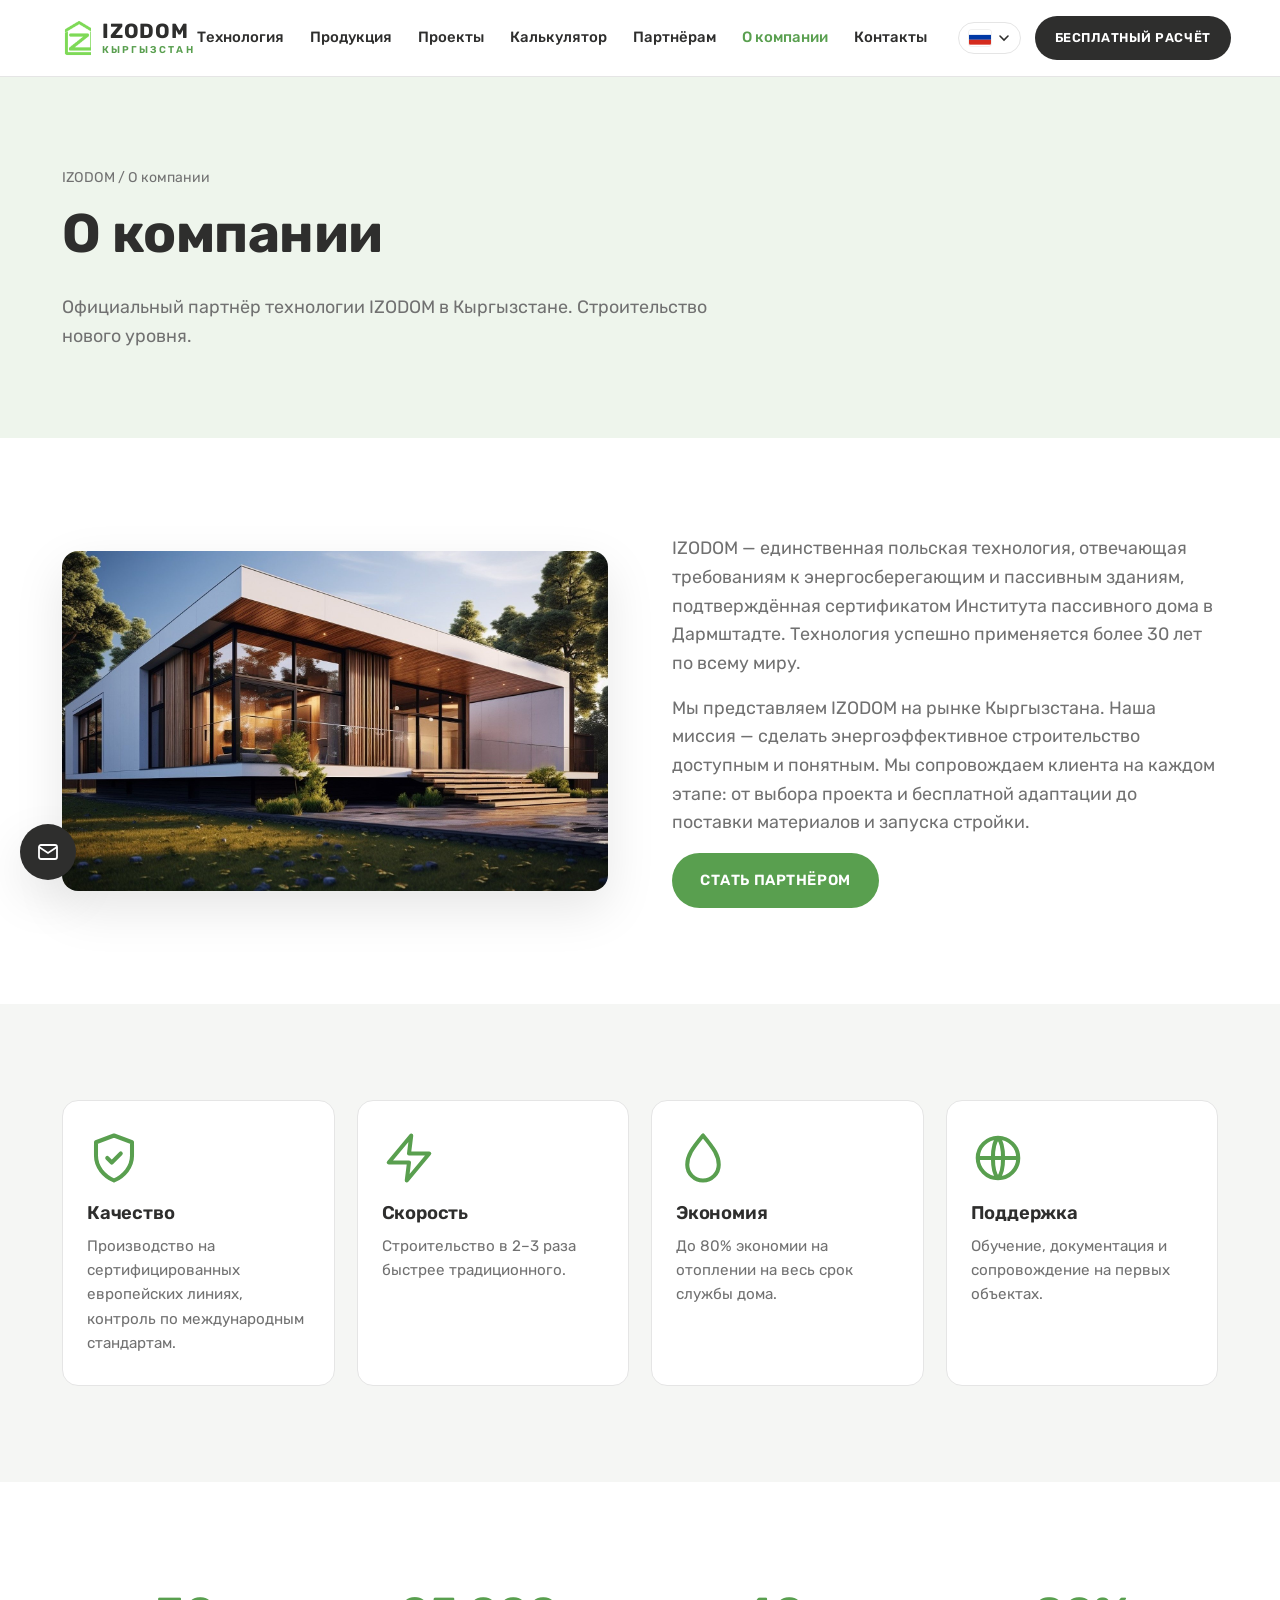
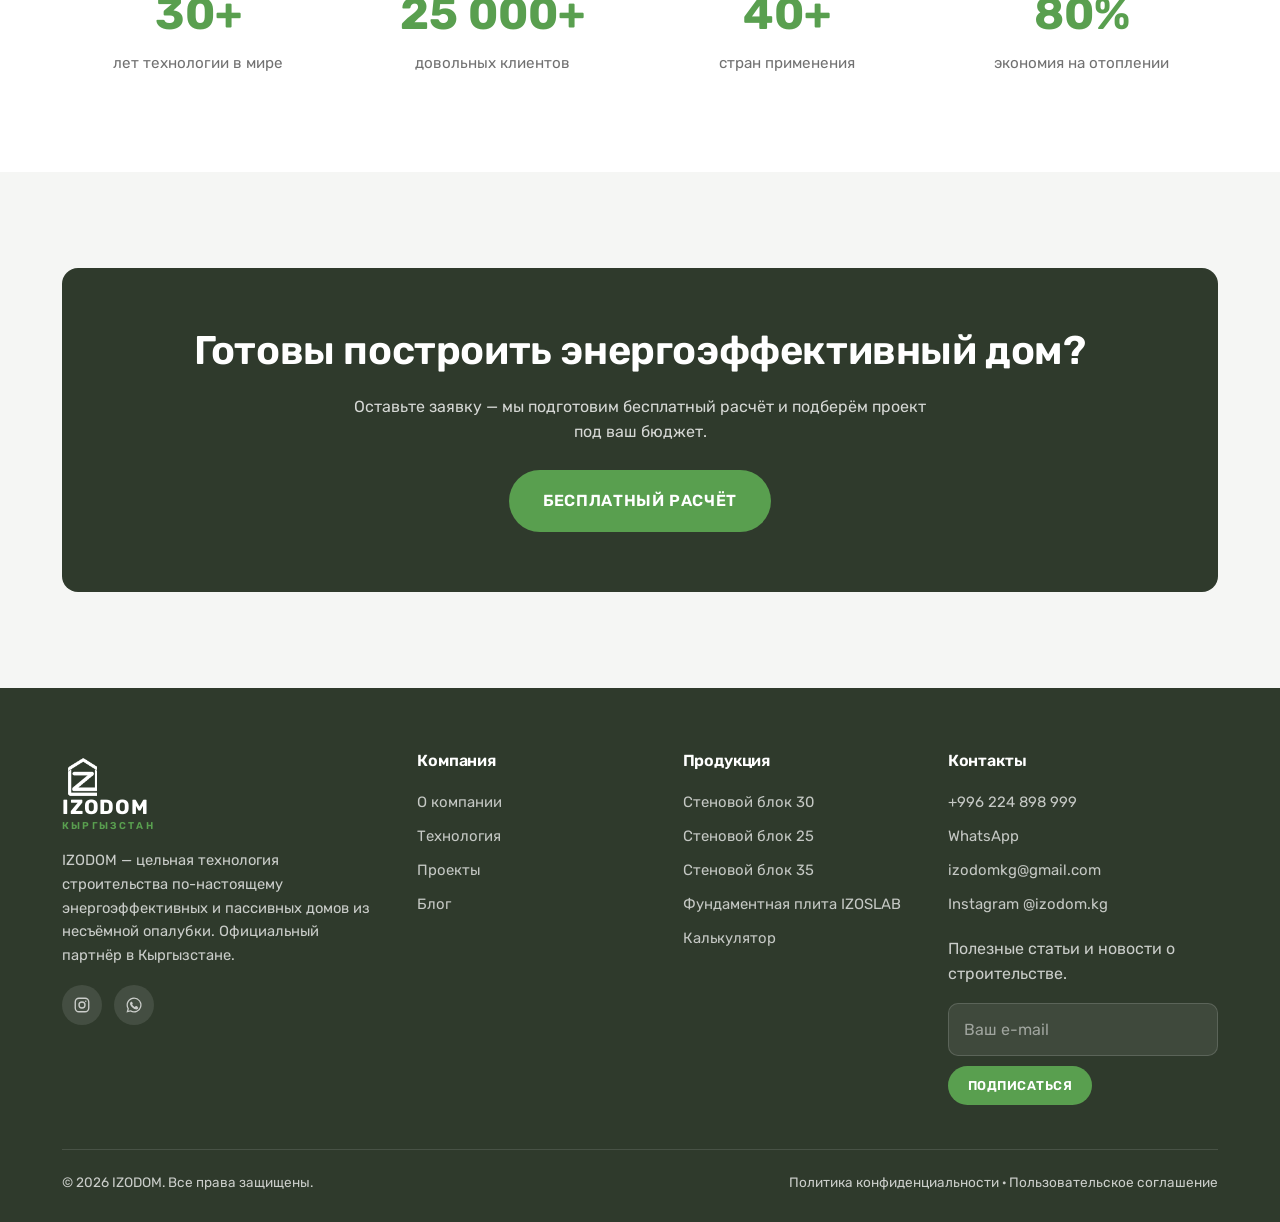
<file: o-kompanii.html>
<!DOCTYPE html>
<html lang="ru">
<head>
  <meta charset="UTF-8">
  <meta name="viewport" content="width=device-width, initial-scale=1.0">
  <title>О компании — IZODOM Кыргызстан</title>
  <meta name="description" content="Официальный партнёр технологии IZODOM в Кыргызстане.">
  <link rel="icon" href="assets/img/favicon.png" type="image/png">
  <link rel="preconnect" href="https://fonts.googleapis.com">
  <link rel="preconnect" href="https://fonts.gstatic.com" crossorigin>
  <link href="https://fonts.googleapis.com/css2?family=Rubik:wght@400;500;600;700&display=swap" rel="stylesheet">
  <link rel="stylesheet" href="css/style.css">
</head>
<body>
  <header id="site-header"></header>
  <main>
    <section class="page-hero">
      <div class="container">
        <div class="breadcrumbs"><a href="/">IZODOM</a> / <span data-i18n="nav.about"></span></div>
        <h1 data-i18n="about.title"></h1>
        <p class="lead" data-i18n="about.subtitle"></p>
      </div>
    </section>

    <section class="section">
      <div class="container split reveal">
        <div class="split-media" style="background:url('assets/img/hero.jpg') center/cover"></div>
        <div>
          <p class="lead" data-i18n="about.p1"></p>
          <p class="lead" data-i18n="about.p2"></p>
          <a href="/partneram" class="btn btn--primary" data-i18n="common.becomePartner"></a>
        </div>
      </div>
    </section>

    <section class="section section--soft">
      <div class="container">
        <div class="benefits reveal">
          <div class="benefit"><div class="benefit-icon" data-icon="shield"></div><h3 data-i18n="about.val1.t"></h3><p data-i18n="about.val1.d"></p></div>
          <div class="benefit"><div class="benefit-icon" data-icon="speed"></div><h3 data-i18n="about.val2.t"></h3><p data-i18n="about.val2.d"></p></div>
          <div class="benefit"><div class="benefit-icon" data-icon="save"></div><h3 data-i18n="about.val3.t"></h3><p data-i18n="about.val3.d"></p></div>
          <div class="benefit"><div class="benefit-icon" data-icon="globe"></div><h3 data-i18n="about.val4.t"></h3><p data-i18n="about.val4.d"></p></div>
        </div>
      </div>
    </section>

    <section class="section">
      <div class="container stats reveal">
        <div class="stat"><b>30+</b><span data-i18n="home.stat1"></span></div>
        <div class="stat"><b>25 000+</b><span data-i18n="home.stat2"></span></div>
        <div class="stat"><b>40+</b><span data-i18n="home.stat3"></span></div>
        <div class="stat"><b>80%</b><span data-i18n="home.stat4"></span></div>
      </div>
    </section>

    <section class="section section--soft">
      <div class="container"><div class="cta-band reveal">
        <h2 data-i18n="cta.title"></h2>
        <p data-i18n="cta.text"></p>
        <a href="/kontakty" class="btn btn--primary btn--lg" data-i18n="common.freeQuote"></a>
      </div></div>
    </section>
  </main>
  <footer id="site-footer"></footer>
  <script src="js/i18n.js"></script>
  <script src="js/main.js"></script>
</body>
</html>
</file>
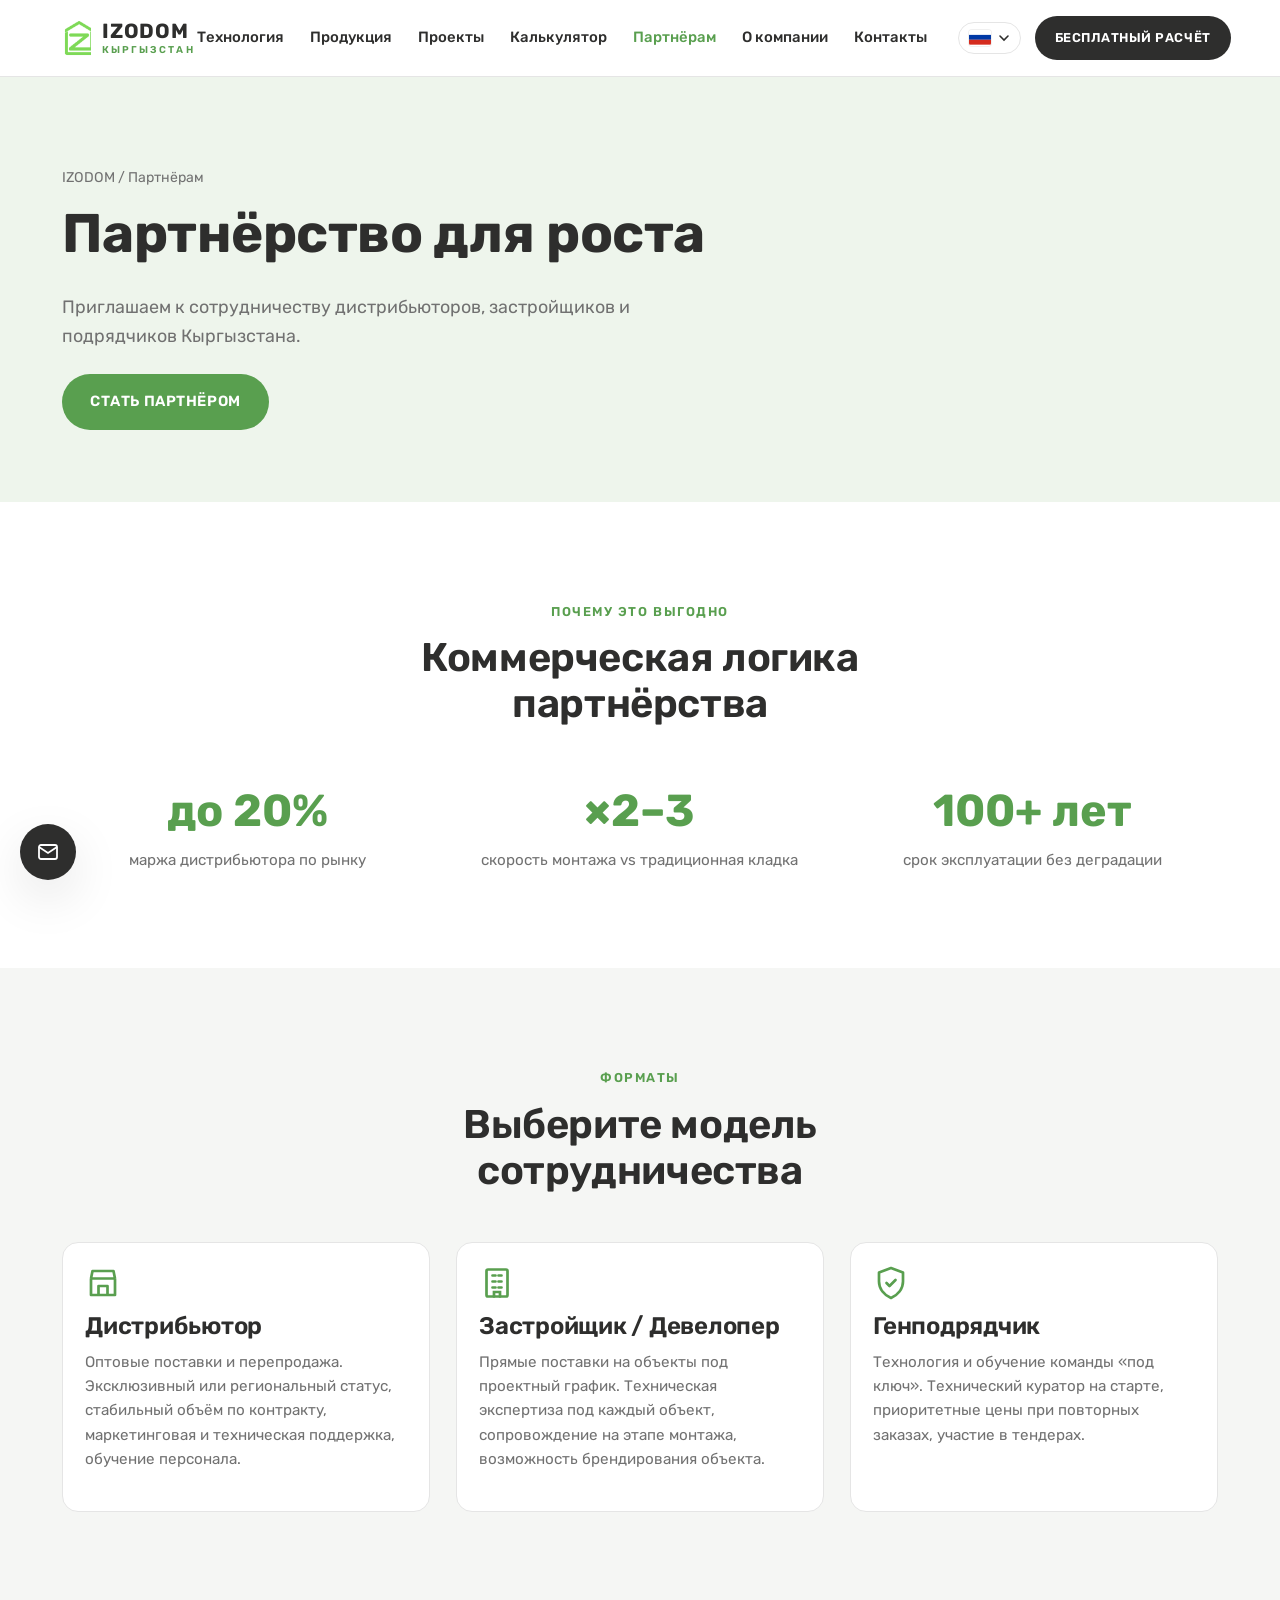
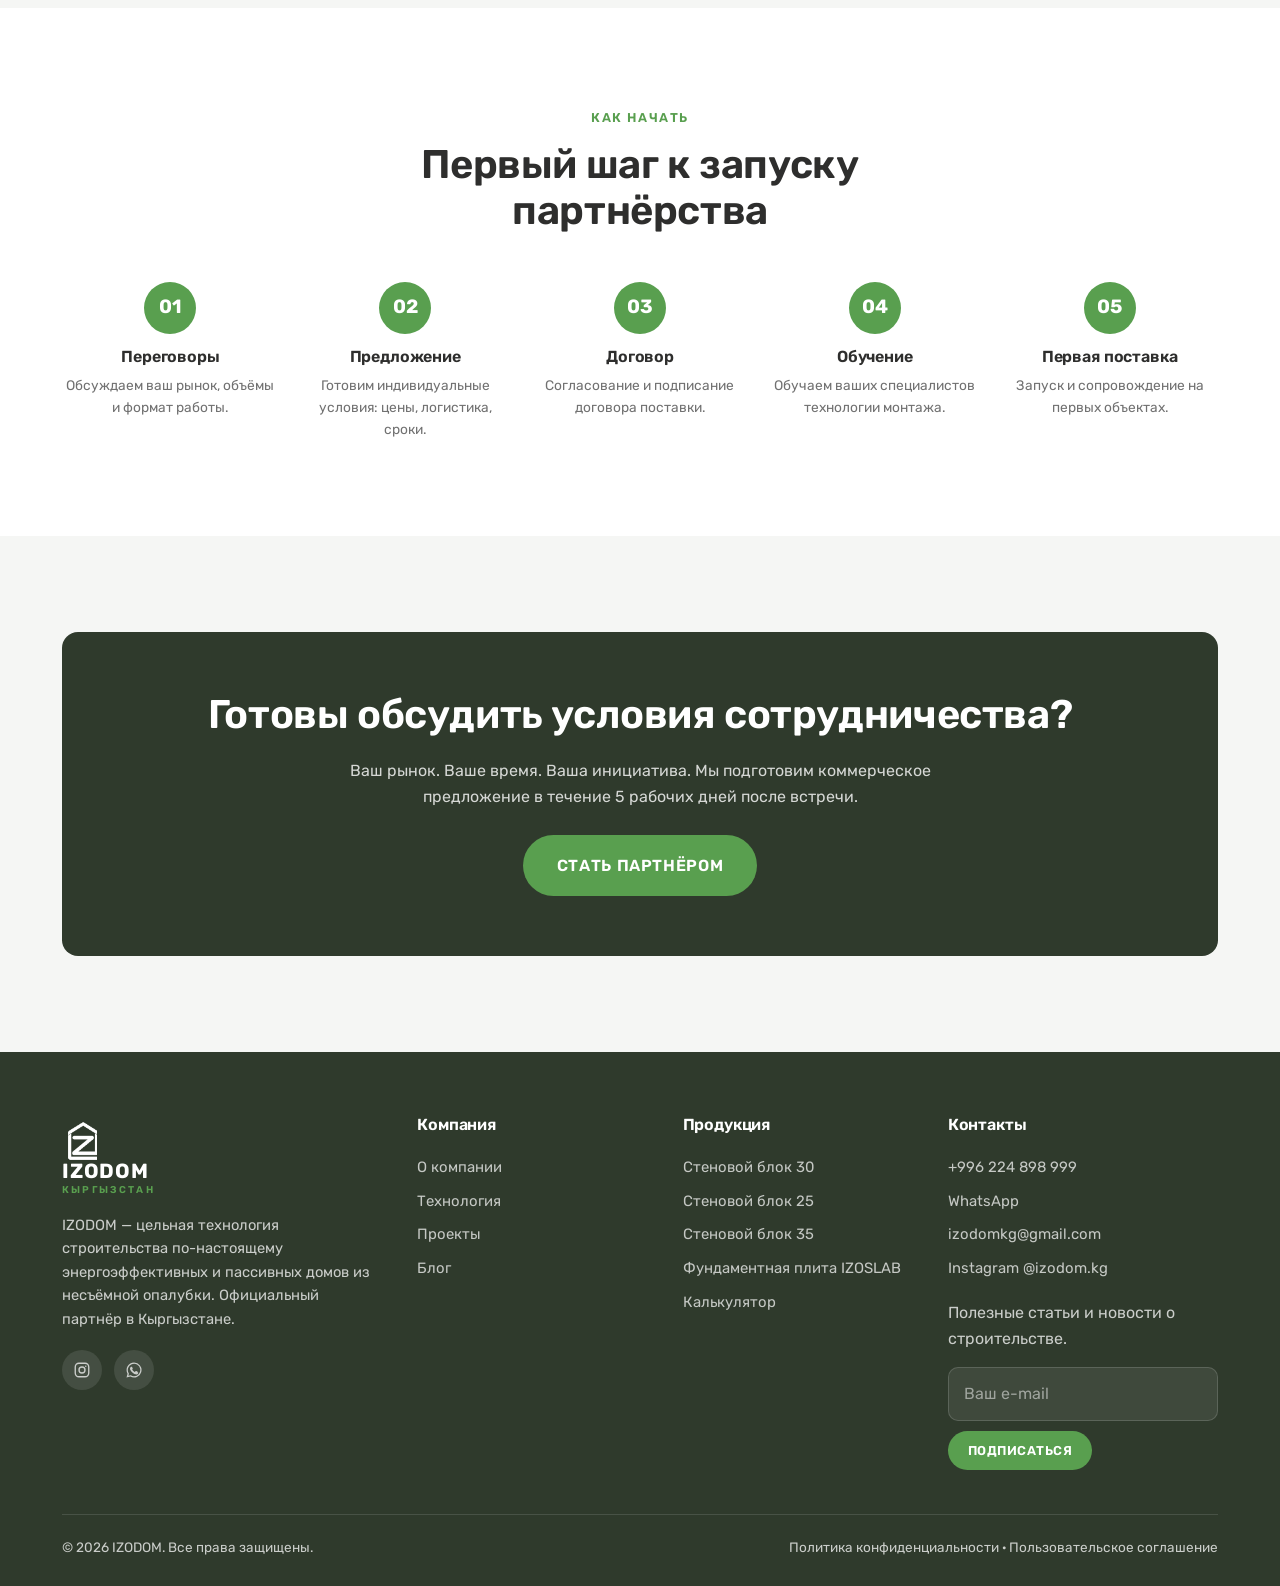
<file: partneram.html>
<!DOCTYPE html>
<html lang="ru">
<head>
  <meta charset="UTF-8">
  <meta name="viewport" content="width=device-width, initial-scale=1.0">
  <title>Партнёрство — IZODOM Кыргызстан</title>
  <meta name="description" content="Партнёрство для роста: приглашаем дистрибьюторов, застройщиков и подрядчиков Кыргызстана.">
  <link rel="icon" href="assets/img/favicon.png" type="image/png">
  <link rel="preconnect" href="https://fonts.googleapis.com">
  <link rel="preconnect" href="https://fonts.gstatic.com" crossorigin>
  <link href="https://fonts.googleapis.com/css2?family=Rubik:wght@400;500;600;700&display=swap" rel="stylesheet">
  <link rel="stylesheet" href="css/style.css">
</head>
<body>
  <header id="site-header"></header>
  <main>
    <section class="page-hero">
      <div class="container">
        <div class="breadcrumbs"><a href="/">IZODOM</a> / <span data-i18n="nav.partners"></span></div>
        <h1 data-i18n="partners.title"></h1>
        <p class="lead" data-i18n="partners.subtitle"></p>
        <a href="#formats" class="btn btn--primary" style="margin-top:8px" data-i18n="common.becomePartner"></a>
      </div>
    </section>

    <!-- WHY -->
    <section class="section">
      <div class="container">
        <div class="text-center reveal" style="max-width:640px;margin:0 auto 48px">
          <span class="eyebrow" data-i18n="partners.why.eyebrow"></span>
          <h2 data-i18n="partners.why.title"></h2>
        </div>
        <div class="stats reveal" style="grid-template-columns:repeat(3,1fr)">
          <div class="stat"><b data-i18n="partners.why1.n"></b><span data-i18n="partners.why1.d"></span></div>
          <div class="stat"><b data-i18n="partners.why2.n"></b><span data-i18n="partners.why2.d"></span></div>
          <div class="stat"><b data-i18n="partners.why3.n"></b><span data-i18n="partners.why3.d"></span></div>
        </div>
      </div>
    </section>

    <!-- FORMATS -->
    <section class="section section--soft" id="formats">
      <div class="container">
        <div class="text-center reveal" style="max-width:640px;margin:0 auto 48px">
          <span class="eyebrow" data-i18n="partners.formats.eyebrow"></span>
          <h2 data-i18n="partners.formats.title"></h2>
        </div>
        <div class="cards reveal">
          <div class="card"><div class="card-body"><span data-icon="store" style="display:block;width:36px;height:36px;color:var(--green);margin-bottom:12px"></span><h3 data-i18n="partners.f1.t"></h3><p data-i18n="partners.f1.d"></p></div></div>
          <div class="card"><div class="card-body"><span data-icon="building" style="display:block;width:36px;height:36px;color:var(--green);margin-bottom:12px"></span><h3 data-i18n="partners.f2.t"></h3><p data-i18n="partners.f2.d"></p></div></div>
          <div class="card"><div class="card-body"><span data-icon="shield" style="display:block;width:36px;height:36px;color:var(--green);margin-bottom:12px"></span><h3 data-i18n="partners.f3.t"></h3><p data-i18n="partners.f3.d"></p></div></div>
        </div>
      </div>
    </section>

    <!-- STEPS -->
    <section class="section">
      <div class="container">
        <div class="text-center reveal" style="max-width:640px;margin:0 auto 48px">
          <span class="eyebrow" data-i18n="partners.steps.eyebrow"></span>
          <h2 data-i18n="partners.steps.title"></h2>
        </div>
        <div class="steps reveal">
          <div class="step"><div class="step-num">01</div><h3 data-i18n="partners.st1.t"></h3><p data-i18n="partners.st1.d"></p></div>
          <div class="step"><div class="step-num">02</div><h3 data-i18n="partners.st2.t"></h3><p data-i18n="partners.st2.d"></p></div>
          <div class="step"><div class="step-num">03</div><h3 data-i18n="partners.st3.t"></h3><p data-i18n="partners.st3.d"></p></div>
          <div class="step"><div class="step-num">04</div><h3 data-i18n="partners.st4.t"></h3><p data-i18n="partners.st4.d"></p></div>
          <div class="step"><div class="step-num">05</div><h3 data-i18n="partners.st5.t"></h3><p data-i18n="partners.st5.d"></p></div>
        </div>
      </div>
    </section>

    <!-- CTA -->
    <section class="section section--soft">
      <div class="container"><div class="cta-band reveal">
        <h2 data-i18n="partners.cta.title"></h2>
        <p data-i18n="partners.cta.text"></p>
        <a href="/kontakty" class="btn btn--primary btn--lg" data-i18n="common.becomePartner"></a>
      </div></div>
    </section>
  </main>
  <footer id="site-footer"></footer>
  <script src="js/i18n.js"></script>
  <script src="js/main.js"></script>
</body>
</html>
</file>
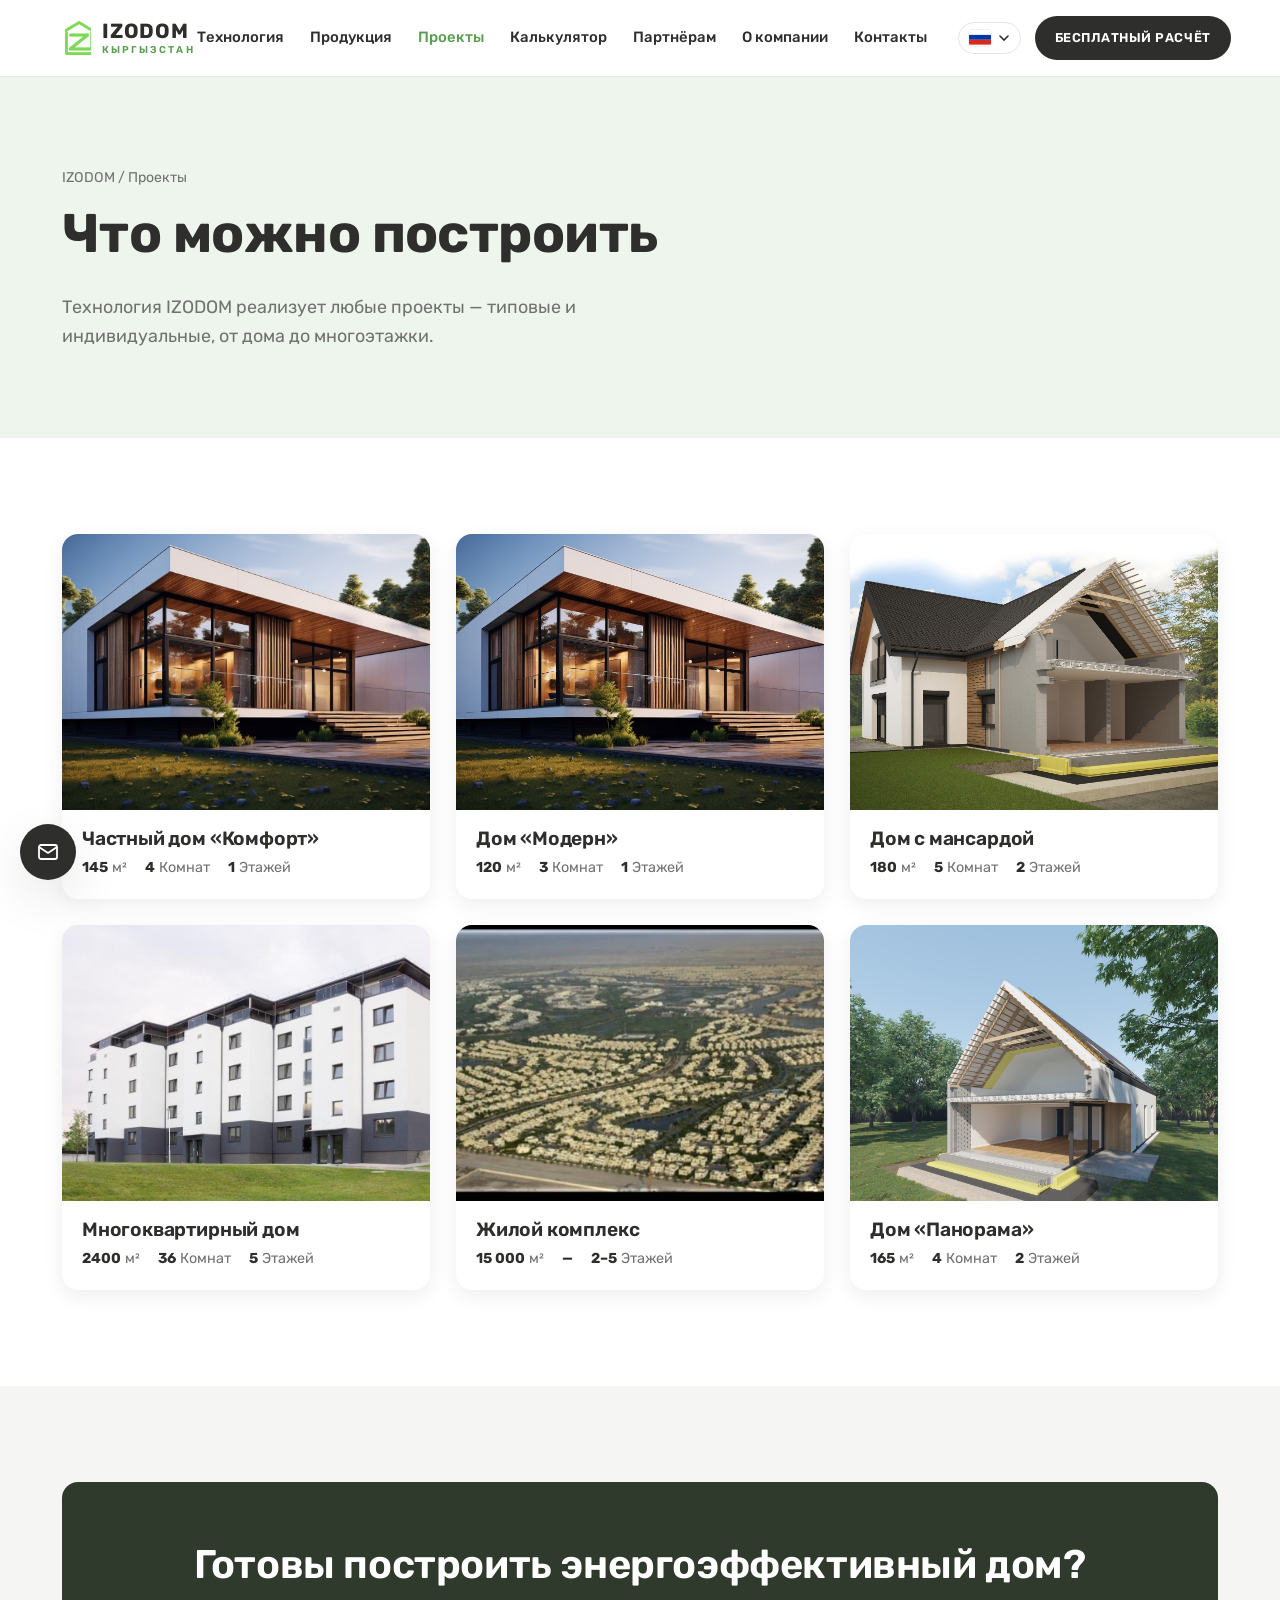
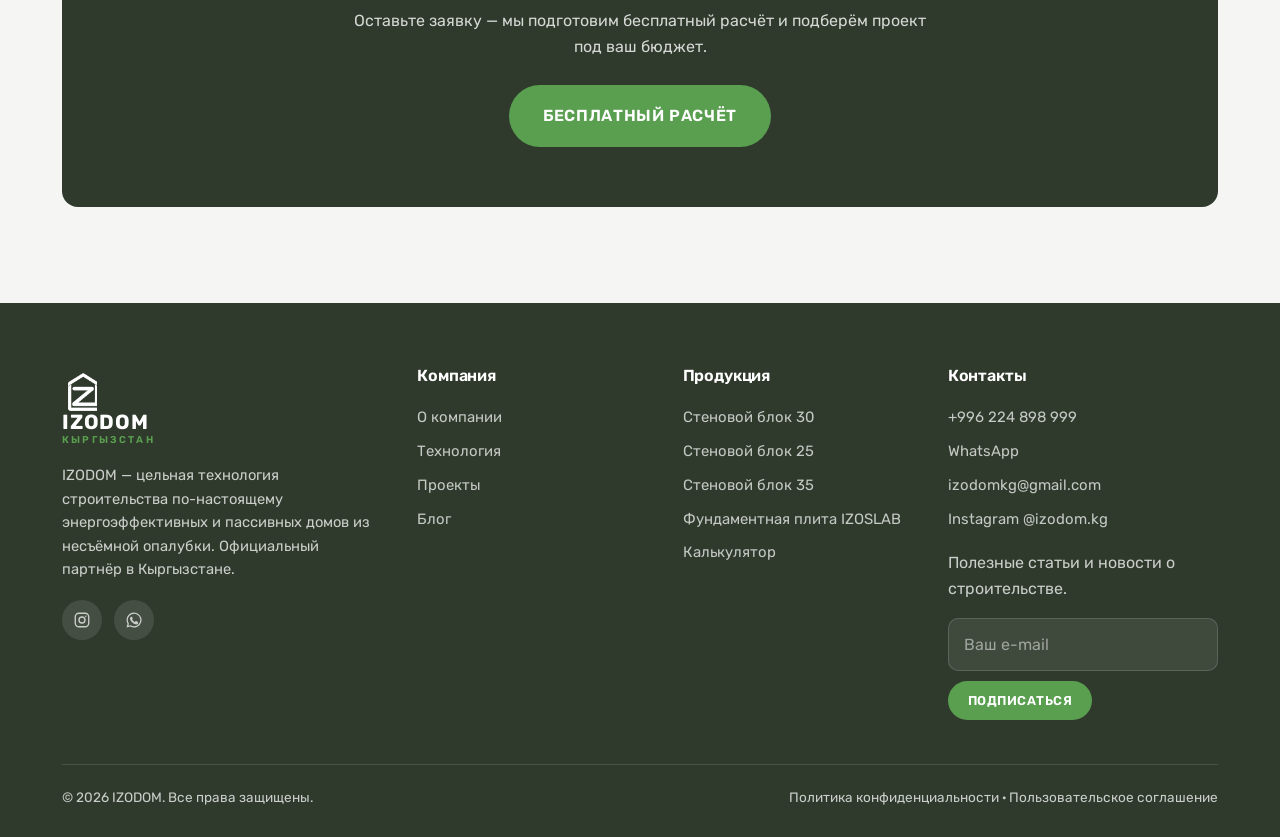
<file: proekty.html>
<!DOCTYPE html>
<html lang="ru">
<head>
  <meta charset="UTF-8">
  <meta name="viewport" content="width=device-width, initial-scale=1.0">
  <title>Проекты — IZODOM Кыргызстан</title>
  <meta name="description" content="Что можно построить по технологии IZODOM: дома, коттеджи, многоквартирные и коммерческие объекты.">
  <link rel="icon" href="assets/img/favicon.png" type="image/png">
  <link rel="preconnect" href="https://fonts.googleapis.com">
  <link rel="preconnect" href="https://fonts.gstatic.com" crossorigin>
  <link href="https://fonts.googleapis.com/css2?family=Rubik:wght@400;500;600;700&display=swap" rel="stylesheet">
  <link rel="stylesheet" href="css/style.css">
</head>
<body>
  <header id="site-header"></header>
  <main>
    <section class="page-hero">
      <div class="container">
        <div class="breadcrumbs"><a href="/">IZODOM</a> / <span data-i18n="nav.projects"></span></div>
        <h1 data-i18n="proj.title"></h1>
        <p class="lead" data-i18n="proj.subtitle"></p>
      </div>
    </section>

    <section class="section">
      <div class="container">
        <div class="projects reveal">
          <div class="project"><div class="project-media" style="background:url('assets/img/house-modern.jpg') center/cover"></div>
            <div class="project-info"><h3 data-i18n="proj.p1.t"></h3><div class="project-specs"><span><b>145</b> м²</span><span><b>4</b> <span data-i18n="proj.spec.rooms"></span></span><span><b>1</b> <span data-i18n="proj.spec.floors"></span></span></div></div></div>
          <div class="project"><div class="project-media" style="background:url('assets/img/hero.jpg') center/cover"></div>
            <div class="project-info"><h3 data-i18n="proj.p2.t"></h3><div class="project-specs"><span><b>120</b> м²</span><span><b>3</b> <span data-i18n="proj.spec.rooms"></span></span><span><b>1</b> <span data-i18n="proj.spec.floors"></span></span></div></div></div>
          <div class="project"><div class="project-media" style="background:url('assets/img/house-cutaway.jpg') center/cover"></div>
            <div class="project-info"><h3 data-i18n="proj.p3.t"></h3><div class="project-specs"><span><b>180</b> м²</span><span><b>5</b> <span data-i18n="proj.spec.rooms"></span></span><span><b>2</b> <span data-i18n="proj.spec.floors"></span></span></div></div></div>
          <div class="project"><div class="project-media" style="background:url('assets/img/apartments.jpg') center/cover"></div>
            <div class="project-info"><h3 data-i18n="proj.p4.t"></h3><div class="project-specs"><span><b>2400</b> м²</span><span><b>36</b> <span data-i18n="proj.spec.rooms"></span></span><span><b>5</b> <span data-i18n="proj.spec.floors"></span></span></div></div></div>
          <div class="project"><div class="project-media" style="background:url('assets/img/aerial.jpg') center/cover"></div>
            <div class="project-info"><h3 data-i18n="proj.p5.t"></h3><div class="project-specs"><span><b>15 000</b> м²</span><span><b>—</b></span><span><b>2–5</b> <span data-i18n="proj.spec.floors"></span></span></div></div></div>
          <div class="project"><div class="project-media" style="background:url('assets/img/wall-cutaway.jpg') center/cover"></div>
            <div class="project-info"><h3 data-i18n="proj.p6.t"></h3><div class="project-specs"><span><b>165</b> м²</span><span><b>4</b> <span data-i18n="proj.spec.rooms"></span></span><span><b>2</b> <span data-i18n="proj.spec.floors"></span></span></div></div></div>
        </div>
      </div>
    </section>

    <section class="section section--soft">
      <div class="container"><div class="cta-band reveal">
        <h2 data-i18n="cta.title"></h2>
        <p data-i18n="cta.text"></p>
        <a href="/kontakty" class="btn btn--primary btn--lg" data-i18n="common.freeQuote"></a>
      </div></div>
    </section>
  </main>
  <footer id="site-footer"></footer>
  <script src="js/i18n.js"></script>
  <script src="js/main.js"></script>
</body>
</html>
</file>
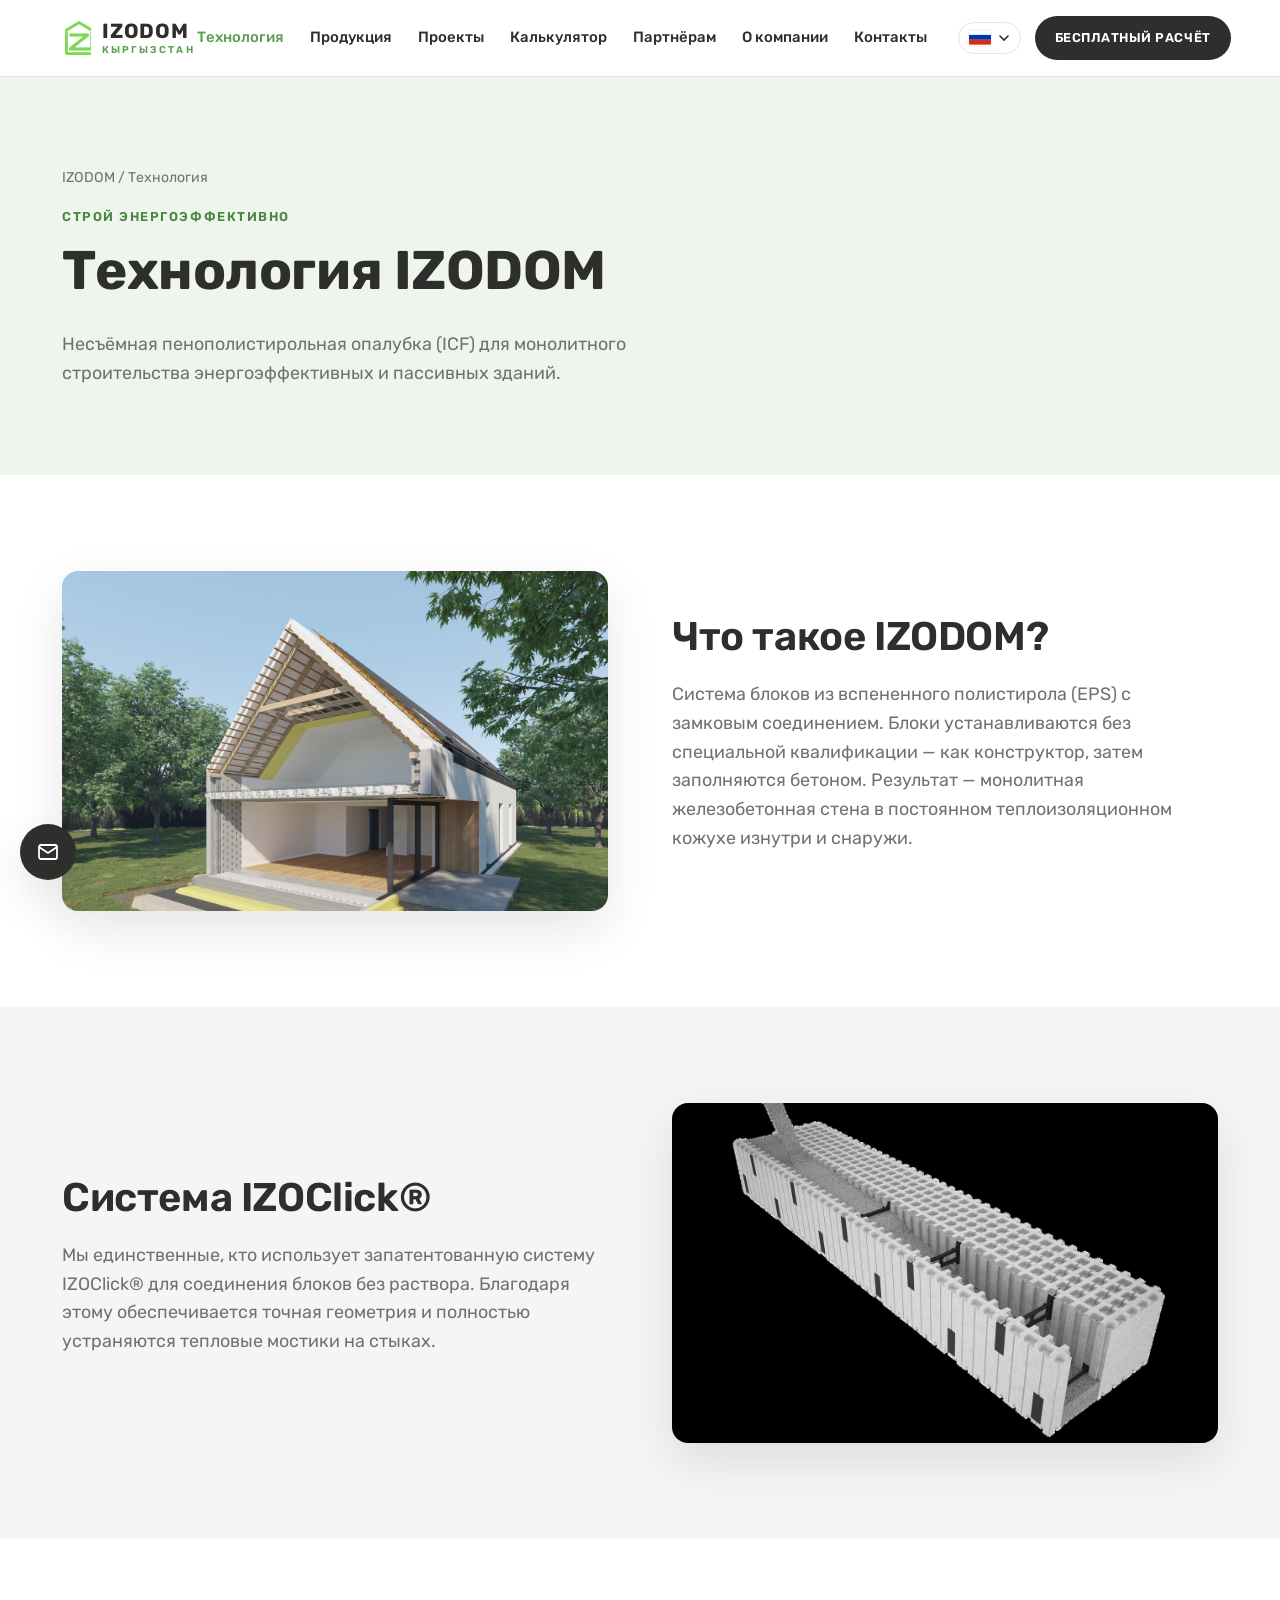
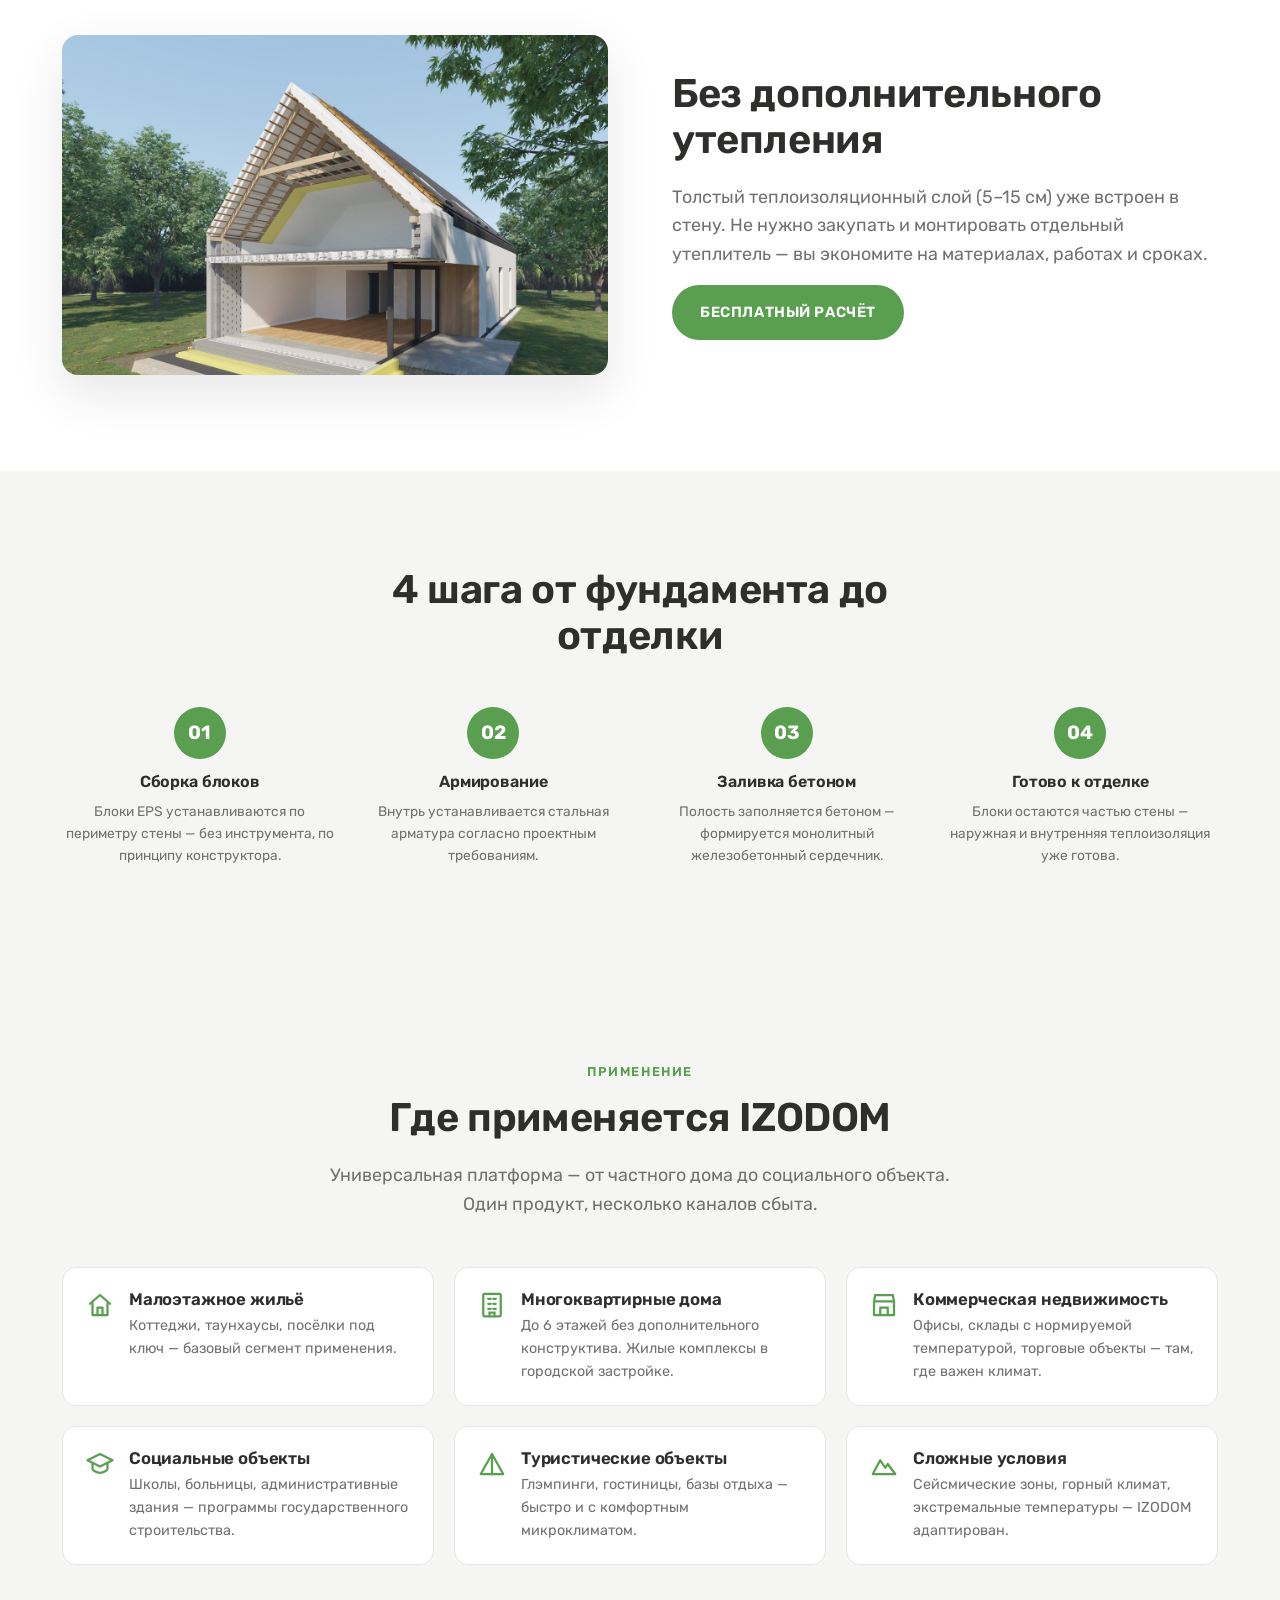
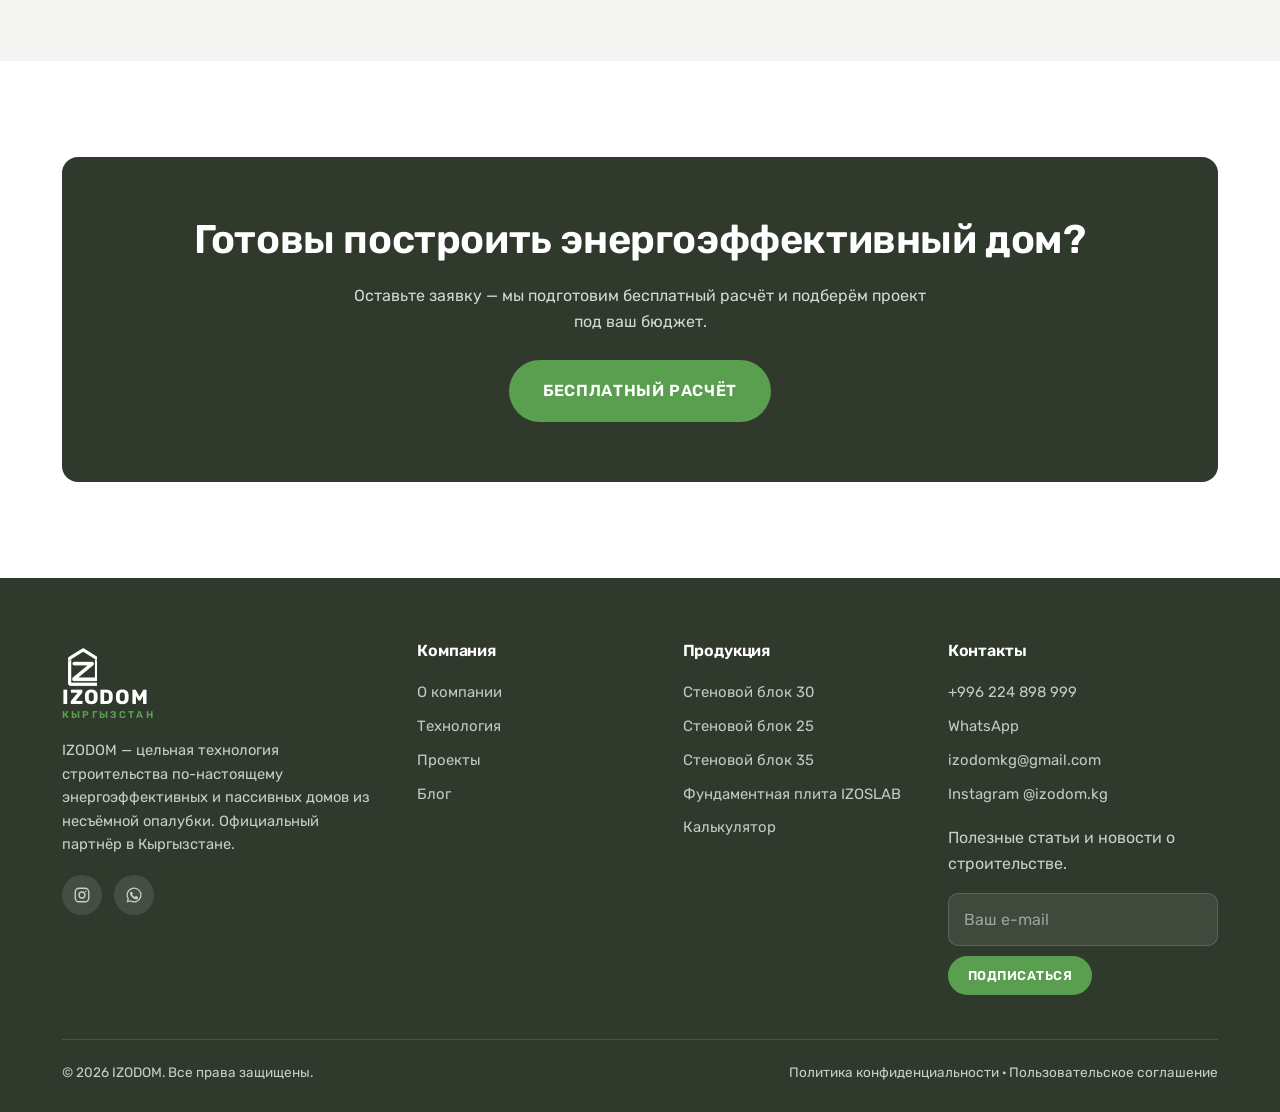
<file: tehnologiya.html>
<!DOCTYPE html>
<html lang="ru">
<head>
  <meta charset="UTF-8">
  <meta name="viewport" content="width=device-width, initial-scale=1.0">
  <title>Технология IZODOM — Кыргызстан</title>
  <meta name="description" content="Технология IZODOM — несъёмная опалубка (ICF) для строительства энергоэффективных и пассивных домов.">
  <link rel="icon" href="assets/img/favicon.png" type="image/png">
  <link rel="preconnect" href="https://fonts.googleapis.com">
  <link rel="preconnect" href="https://fonts.gstatic.com" crossorigin>
  <link href="https://fonts.googleapis.com/css2?family=Rubik:wght@400;500;600;700&display=swap" rel="stylesheet">
  <link rel="stylesheet" href="css/style.css">
</head>
<body>
  <header id="site-header"></header>
  <main>
    <section class="page-hero">
      <div class="container">
        <div class="breadcrumbs"><a href="/">IZODOM</a> / <span data-i18n="nav.tech"></span></div>
        <span class="eyebrow" data-i18n="home.tech.eyebrow"></span>
        <h1 data-i18n="tech.title"></h1>
        <p class="lead" data-i18n="tech.subtitle"></p>
      </div>
    </section>

    <section class="section">
      <div class="container split reveal">
        <div class="split-media" style="background:url('assets/img/tech-cutaway.jpg') center/cover"></div>
        <div>
          <h2 data-i18n="tech.s1.t"></h2>
          <p class="lead" data-i18n="tech.s1.d"></p>
        </div>
      </div>
    </section>

    <section class="section section--soft">
      <div class="container split split--reverse reveal">
        <div class="split-media" style="background:url('assets/img/block-detail.jpg') center/cover"></div>
        <div>
          <h2 data-i18n="tech.s2.t"></h2>
          <p class="lead" data-i18n="tech.s2.d"></p>
        </div>
      </div>
    </section>

    <section class="section">
      <div class="container split reveal">
        <div class="split-media" style="background:url('assets/img/wall-cutaway.jpg') center/cover"></div>
        <div>
          <h2 data-i18n="tech.s3.t"></h2>
          <p class="lead" data-i18n="tech.s3.d"></p>
          <a href="/kalkulyator" class="btn btn--primary" data-i18n="common.freeQuote"></a>
        </div>
      </div>
    </section>

    <section class="section section--soft">
      <div class="container">
        <div class="text-center reveal" style="max-width:640px;margin:0 auto 48px">
          <h2 data-i18n="tech.step.title"></h2>
        </div>
        <div class="steps reveal" style="grid-template-columns:repeat(4,1fr)">
          <div class="step"><div class="step-num">01</div><h3 data-i18n="tech.step1.t"></h3><p data-i18n="tech.step1.d"></p></div>
          <div class="step"><div class="step-num">02</div><h3 data-i18n="tech.step2.t"></h3><p data-i18n="tech.step2.d"></p></div>
          <div class="step"><div class="step-num">03</div><h3 data-i18n="tech.step3.t"></h3><p data-i18n="tech.step3.d"></p></div>
          <div class="step"><div class="step-num">04</div><h3 data-i18n="tech.step4.t"></h3><p data-i18n="tech.step4.d"></p></div>
        </div>
      </div>
    </section>

    <!-- APPLICATIONS -->
    <section class="section section--soft">
      <div class="container">
        <div class="text-center reveal" style="max-width:640px;margin:0 auto 48px">
          <span class="eyebrow" data-i18n="apps.eyebrow"></span>
          <h2 data-i18n="apps.title"></h2>
          <p class="lead mx-auto" data-i18n="apps.text"></p>
        </div>
        <div class="apps reveal">
          <div class="app"><span data-icon="home"></span><div><h3 data-i18n="app1.t"></h3><p data-i18n="app1.d"></p></div></div>
          <div class="app"><span data-icon="building"></span><div><h3 data-i18n="app2.t"></h3><p data-i18n="app2.d"></p></div></div>
          <div class="app"><span data-icon="store"></span><div><h3 data-i18n="app3.t"></h3><p data-i18n="app3.d"></p></div></div>
          <div class="app"><span data-icon="school"></span><div><h3 data-i18n="app4.t"></h3><p data-i18n="app4.d"></p></div></div>
          <div class="app"><span data-icon="tent"></span><div><h3 data-i18n="app5.t"></h3><p data-i18n="app5.d"></p></div></div>
          <div class="app"><span data-icon="mountain"></span><div><h3 data-i18n="app6.t"></h3><p data-i18n="app6.d"></p></div></div>
        </div>
      </div>
    </section>

    <section class="section">
      <div class="container"><div class="cta-band reveal">
        <h2 data-i18n="cta.title"></h2>
        <p data-i18n="cta.text"></p>
        <a href="/kontakty" class="btn btn--primary btn--lg" data-i18n="common.freeQuote"></a>
      </div></div>
    </section>
  </main>
  <footer id="site-footer"></footer>
  <script src="js/i18n.js"></script>
  <script src="js/main.js"></script>
</body>
</html>
</file>
<file: css/style.css>
/* ==========================================================================
   IZODOM — стили сайта
   Дизайн: акцент #599F4F, текст #2E2E2D, шрифт Rubik
   ========================================================================== */

:root {
  --green: #599F4F;
  --green-dark: #4a8642;
  --green-light: #eef5ec;
  --ink: #2e2e2d;
  --gray: #717171;
  --line: #e5e5e5;
  --bg-soft: #f5f6f4;
  --dark: #2f3a2c;
  --white: #ffffff;
  --radius: 16px;
  --shadow: 0 18px 50px rgba(0, 0, 0, 0.10);
  --shadow-sm: 0 6px 20px rgba(0, 0, 0, 0.07);
  --maxw: 1200px;
  --header-h: 76px;
}

* { box-sizing: border-box; }

html { scroll-behavior: smooth; }

body {
  margin: 0;
  font-family: "Rubik", -apple-system, "Segoe UI", Roboto, Arial, sans-serif;
  color: var(--ink);
  background: var(--white);
  line-height: 1.6;
  -webkit-font-smoothing: antialiased;
}

img { max-width: 100%; display: block; }
a { color: inherit; text-decoration: none; }

h1, h2, h3, h4 { line-height: 1.15; margin: 0 0 .5em; font-weight: 600; letter-spacing: -0.01em; }
h1 { font-size: clamp(2rem, 5vw, 3.4rem); font-weight: 700; }
h2 { font-size: clamp(1.6rem, 3.5vw, 2.5rem); }
h3 { font-size: clamp(1.15rem, 2vw, 1.5rem); }
p { margin: 0 0 1rem; }

.container { max-width: var(--maxw); margin: 0 auto; padding: 0 22px; }
.section { padding: clamp(48px, 8vw, 96px) 0; }
.section--soft { background: var(--bg-soft); }
.eyebrow {
  display: inline-block; color: var(--green); font-weight: 600;
  text-transform: uppercase; letter-spacing: .12em; font-size: .8rem; margin-bottom: .8rem;
}
.lead { font-size: 1.12rem; color: var(--gray); max-width: 60ch; }
.text-center { text-align: center; }
.mx-auto { margin-left: auto; margin-right: auto; }

/* ---------- Buttons ---------- */
.btn {
  display: inline-flex; align-items: center; gap: .5rem; cursor: pointer;
  font-family: inherit; font-weight: 600; font-size: .92rem; letter-spacing: .04em;
  text-transform: uppercase; padding: 14px 26px; border-radius: 999px;
  border: 2px solid transparent; transition: .2s ease; white-space: nowrap;
}
.btn--primary { background: var(--green); color: #fff; }
.btn--primary:hover { background: var(--green-dark); transform: translateY(-2px); }
.btn--dark { background: var(--ink); color: #fff; }
.btn--dark:hover { background: #000; transform: translateY(-2px); }
.btn--ghost { background: transparent; color: var(--ink); border-color: var(--ink); }
.btn--ghost:hover { background: var(--ink); color: #fff; }
.btn--ghost-light { background: transparent; color: #fff; border-color: rgba(255,255,255,.6); }
.btn--ghost-light:hover { background: #fff; color: var(--ink); }
.btn--lg { padding: 16px 32px; font-size: 1rem; }
.btn--sm { padding: 10px 18px; font-size: .8rem; }

/* ---------- Header ---------- */
.site-header {
  position: sticky; top: 0; z-index: 100; background: rgba(255,255,255,.96);
  backdrop-filter: blur(8px); border-bottom: 1px solid var(--line);
}
.header-inner {
  height: var(--header-h); display: flex; align-items: center; justify-content: space-between; gap: 20px;
}
.logo { display: flex; align-items: center; gap: 11px; }
.logo-mark { width: 40px; height: 40px; object-fit: contain; }
.logo-text { display: flex; flex-direction: column; line-height: 1; }
.logo-text b { font-weight: 700; font-size: 1.28rem; letter-spacing: .04em; color: var(--ink); }
.logo-text i { font-style: normal; font-size: .62rem; letter-spacing: .22em; text-transform: uppercase; color: var(--green); margin-top: 3px; font-weight: 600; }
.logo--light .logo-text b { color: #fff; }
.logo--light .logo-text i { color: var(--green); }

.main-nav { display: flex; align-items: center; gap: 4px; flex: 1 1 auto; justify-content: center; }
.main-nav a {
  padding: 8px 11px; font-size: .93rem; font-weight: 500; border-radius: 8px; color: var(--ink);
  transition: .15s; white-space: nowrap;
}
.main-nav a:hover { color: var(--green); }
.main-nav a.active { color: var(--green); }

.header-actions { display: flex; align-items: center; gap: 14px; }

/* language switcher */
.lang-switch { position: relative; }
.lang-current {
  display: flex; align-items: center; gap: 7px; cursor: pointer; padding: 7px 10px;
  border: 1px solid var(--line); border-radius: 999px; background: #fff; font-weight: 600; font-size: .85rem;
}
.lang-current .flag { width: 22px; height: 16px; border-radius: 3px; overflow: hidden; box-shadow: 0 0 0 1px rgba(0,0,0,.06); }
.lang-caret { transition: .2s; }
.lang-switch.open .lang-caret { transform: rotate(180deg); }
.lang-menu {
  position: absolute; top: calc(100% + 8px); right: 0; background: #fff; border: 1px solid var(--line);
  border-radius: 12px; box-shadow: var(--shadow-sm); min-width: 170px; padding: 6px; display: none; overflow: hidden;
}
.lang-switch.open .lang-menu { display: block; }
.lang-menu button {
  width: 100%; display: flex; align-items: center; gap: 9px; background: none; border: 0; cursor: pointer;
  font: inherit; font-size: .9rem; padding: 9px 10px; border-radius: 8px; color: var(--ink); text-align: left;
}
.lang-menu button:hover { background: var(--green-light); }
.lang-menu button.active { color: var(--green); font-weight: 600; }
.lang-menu .flag { width: 22px; height: 16px; border-radius: 3px; }

.nav-toggle { display: none; background: none; border: 0; cursor: pointer; width: 40px; height: 40px; padding: 8px; }
.nav-toggle span { display: block; height: 2px; background: var(--ink); margin: 5px 0; transition: .25s; }
.nav-toggle.open span:nth-child(1) { transform: translateY(7px) rotate(45deg); }
.nav-toggle.open span:nth-child(2) { opacity: 0; }
.nav-toggle.open span:nth-child(3) { transform: translateY(-7px) rotate(-45deg); }

/* ---------- Hero ---------- */
.hero { position: relative; background: var(--bg-soft); overflow: hidden; }
.hero-grid { display: grid; grid-template-columns: 1.05fr .95fr; gap: 40px; align-items: center; padding: clamp(40px,6vw,80px) 0; }
.hero-copy h1 { margin-bottom: .4em; }
.hero-copy .lead { margin-bottom: 1.6rem; }
.hero-cta { display: flex; flex-wrap: wrap; gap: 14px; }
.hero-visual { position: relative; min-height: 420px; border-radius: var(--radius); overflow: hidden; box-shadow: var(--shadow); }
.hero-slide {
  position: absolute; inset: 0; opacity: 0; transition: opacity .8s ease; display: flex;
  align-items: flex-end; padding: 26px; color: #fff;
}
.hero-slide.active { opacity: 1; }
.hero-slide-card {
  background: rgba(255,255,255,.94); color: var(--ink); border-radius: 14px; padding: 20px 22px;
  max-width: 320px; box-shadow: var(--shadow-sm);
}
.hero-slide-num { font-weight: 300; color: #bcbcbc; letter-spacing: .3em; font-size: 1.1rem; margin-bottom: .4rem; }
.hero-slide-num b { color: var(--ink); font-weight: 700; }
.hero-slide-card h3 { margin-bottom: .3em; }
.hero-slide-card p { margin: 0; font-size: .95rem; color: var(--gray); }
.hero-dots { position: absolute; bottom: 18px; left: 26px; display: flex; gap: 8px; z-index: 3; }
.hero-dots button { width: 10px; height: 10px; border-radius: 50%; border: 0; background: rgba(255,255,255,.55); cursor: pointer; padding: 0; }
.hero-dots button.active { background: #fff; }

/* ---------- Split blocks ---------- */
.split { display: grid; grid-template-columns: 1fr 1fr; gap: clamp(30px,5vw,64px); align-items: center; }
.split--reverse .split-media { order: 2; }
.split-media { border-radius: var(--radius); overflow: hidden; box-shadow: var(--shadow); min-height: 340px; }

/* ---------- Benefits ---------- */
.benefits { display: grid; grid-template-columns: repeat(4, 1fr); gap: 22px; }
.benefit {
  background: #fff; border: 1px solid var(--line); border-radius: var(--radius); padding: 30px 24px;
  transition: .2s;
}
.benefit:hover { transform: translateY(-6px); box-shadow: var(--shadow); border-color: transparent; }
.benefit-icon { width: 54px; height: 54px; margin-bottom: 18px; color: var(--green); }
.benefit h3 { font-size: 1.15rem; }
.benefit p { color: var(--gray); font-size: .95rem; margin: 0; }

/* ---------- Stats ---------- */
.stats { display: grid; grid-template-columns: repeat(4,1fr); gap: 22px; text-align: center; }
.stat b { display: block; font-size: clamp(2rem,4vw,2.8rem); font-weight: 700; color: var(--green); }
.stat span { color: var(--gray); font-size: .95rem; }

/* ---------- Cards / catalog ---------- */
.cards { display: grid; grid-template-columns: repeat(3,1fr); gap: 26px; }
.card {
  background: #fff; border: 1px solid var(--line); border-radius: var(--radius); overflow: hidden;
  display: flex; flex-direction: column; transition: .2s;
}
.card:hover { transform: translateY(-6px); box-shadow: var(--shadow); }
.card-media { aspect-ratio: 16/10; }
.card-body { padding: 22px 22px 24px; display: flex; flex-direction: column; flex: 1; }
.card-body h3 { margin-bottom: .4em; }
.card-body p { color: var(--gray); font-size: .95rem; flex: 1; }
.card-link { color: var(--green); font-weight: 600; font-size: .9rem; margin-top: 10px; display: inline-flex; gap: 6px; }
.card-tag { font-size: .78rem; text-transform: uppercase; letter-spacing: .1em; color: var(--green); font-weight: 600; margin-bottom: 6px; }

/* projects grid */
.projects { display: grid; grid-template-columns: repeat(3,1fr); gap: 26px; }
.project { border-radius: var(--radius); overflow: hidden; position: relative; box-shadow: var(--shadow-sm); background:#fff; }
.project-media { aspect-ratio: 4/3; }
.project-info { padding: 18px 20px 20px; }
.project-info h3 { font-size: 1.2rem; margin-bottom: .3em; }
.project-specs { display: flex; gap: 18px; color: var(--gray); font-size: .9rem; flex-wrap: wrap; margin-top: 6px; }
.project-specs span b { color: var(--ink); }

/* ---------- Testimonials ---------- */
.testimonials { position: relative; }
.testi-track { display: flex; gap: 24px; overflow: hidden; }
.testi {
  min-width: calc(33.333% - 16px); background: #fff; border: 1px solid var(--line); border-radius: var(--radius);
  padding: 28px; display: flex; flex-direction: column;
}
.testi p { font-style: italic; color: var(--ink); }
.testi-author { margin-top: auto; padding-top: 14px; }
.testi-author b { display: block; }
.testi-author span { color: var(--gray); font-size: .88rem; }
.testi-stars { color: #f5a623; margin-bottom: 12px; letter-spacing: 2px; }
.slider-nav { display: flex; gap: 10px; justify-content: center; margin-top: 28px; }
.slider-nav button {
  width: 46px; height: 46px; border-radius: 50%; border: 1px solid var(--line); background: #fff; cursor: pointer;
  font-size: 1.2rem; color: var(--ink); transition: .15s; display: grid; place-items: center;
}
.slider-nav button:hover { background: var(--green); color: #fff; border-color: var(--green); }

/* ---------- CTA band ---------- */
.cta-band { background: var(--dark); color: #fff; border-radius: var(--radius); padding: clamp(36px,5vw,60px); text-align:center; }
.cta-band h2 { color: #fff; }
.cta-band p { color: rgba(255,255,255,.8); max-width: 60ch; margin: 0 auto 1.6rem; }

/* ---------- Calculator ---------- */
.calc { display: grid; grid-template-columns: 1.1fr .9fr; gap: 40px; align-items: start; }
.calc-form { background:#fff; border:1px solid var(--line); border-radius: var(--radius); padding: 30px; box-shadow: var(--shadow-sm); }
.field { margin-bottom: 22px; }
.field label { display: block; font-weight: 600; margin-bottom: 8px; font-size: .95rem; }
.field .range-val { color: var(--green); font-weight: 700; }
input[type="range"] { width: 100%; accent-color: var(--green); }
.seg { display: flex; gap: 10px; flex-wrap: wrap; }
.seg button {
  flex: 1; min-width: 90px; padding: 12px; border: 1px solid var(--line); background:#fff; border-radius: 10px;
  cursor: pointer; font: inherit; font-size: .9rem; transition: .15s;
}
.seg button.active { border-color: var(--green); background: var(--green-light); color: var(--green-dark); font-weight: 600; }
.calc-result { background: var(--dark); color:#fff; border-radius: var(--radius); padding: 32px; position: sticky; top: 96px; }
.calc-result h3 { color:#fff; }
.calc-row { display:flex; justify-content: space-between; padding: 12px 0; border-bottom: 1px solid rgba(255,255,255,.12); }
.calc-row:last-of-type { border-bottom: 0; }
.calc-row span { color: rgba(255,255,255,.75); }
.calc-total { font-size: 2rem; font-weight: 700; color: var(--green); }
.calc-note { font-size: .82rem; color: rgba(255,255,255,.6); margin-top: 14px; }

/* ---------- Forms ---------- */
.form-grid { display: grid; grid-template-columns: 1fr 1fr; gap: 18px; }
input, textarea, select {
  width: 100%; padding: 13px 15px; border: 1px solid var(--line); border-radius: 10px; font: inherit;
  background:#fff; color: var(--ink);
}
input:focus, textarea:focus, select:focus { outline: 2px solid var(--green); border-color: transparent; }
textarea { min-height: 130px; resize: vertical; }
.form-note { font-size: .8rem; color: var(--gray); }
.form-msg { padding: 14px 16px; border-radius: 10px; background: var(--green-light); color: var(--green-dark); font-weight: 500; margin-top: 8px; display: none; }
.form-msg.show { display: block; }

/* ---------- Page hero ---------- */
.page-hero { background: var(--green-light); padding: clamp(48px,7vw,96px) 0 clamp(40px,6vw,72px); }
.page-hero .eyebrow { color: var(--green-dark); }
.breadcrumbs { color: var(--gray); font-size: .88rem; margin-bottom: 14px; }
.breadcrumbs a:hover { color: var(--green); }

/* ---------- Contact info ---------- */
.contact-grid { display: grid; grid-template-columns: 1fr 1fr; gap: 40px; }
.contact-item { display:flex; gap: 14px; margin-bottom: 22px; }
.contact-item svg { width: 26px; height: 26px; color: var(--green); flex-shrink: 0; margin-top: 2px; }
.contact-item b { display:block; }
.contact-item span, .contact-item a { color: var(--gray); }

/* ---------- Footer ---------- */
.site-footer { background: var(--dark); color: rgba(255,255,255,.75); padding: 64px 0 28px; }
.footer-grid { display: grid; grid-template-columns: 1.4fr 1fr 1fr 1.2fr; gap: 40px; }
.footer-col h4 { color: #fff; font-size: 1rem; margin-bottom: 16px; }
.footer-col a { display: block; padding: 5px 0; color: rgba(255,255,255,.72); font-size: .93rem; }
.footer-col a:hover { color: #fff; }
.footer-brand .logo span { color:#fff; }
.footer-brand p { font-size: .92rem; margin-top: 14px; }
.footer-social { display: flex; gap: 12px; margin-top: 18px; }
.footer-social a { width: 40px; height: 40px; border-radius: 50%; background: rgba(255,255,255,.1); display: grid; place-items: center; }
.footer-social a:hover { background: var(--green); }
.footer-social svg { width: 18px; height: 18px; }
.footer-newsletter input { background: rgba(255,255,255,.08); border-color: rgba(255,255,255,.15); color:#fff; margin-bottom: 10px; }
.footer-newsletter input::placeholder { color: rgba(255,255,255,.5); }
.footer-bottom {
  margin-top: 44px; padding-top: 22px; border-top: 1px solid rgba(255,255,255,.12);
  display: flex; justify-content: space-between; gap: 16px; flex-wrap: wrap; font-size: .85rem;
}
.footer-bottom a:hover { color:#fff; }

/* floating contact button */
.float-contact {
  position: fixed; left: 20px; bottom: 20px; z-index: 90; width: 56px; height: 56px; border-radius: 50%;
  background: var(--ink); color:#fff; display: grid; place-items:center; box-shadow: var(--shadow);
  transition: .2s;
}
.float-contact:hover { background: var(--green); transform: scale(1.06); }
.float-contact svg { width: 24px; height: 24px; }

/* reveal on scroll */
.reveal { opacity: 0; transform: translateY(24px); transition: .7s ease; }
.reveal.in { opacity: 1; transform: none; }

/* ---------- Video ---------- */
.video-wrap { position: relative; border-radius: var(--radius); overflow: hidden; box-shadow: var(--shadow); background:#000; }
.video-wrap video { width: 100%; display: block; aspect-ratio: 16/9; object-fit: cover; }
.video-poster {
  position: absolute; inset: 0; background-size: cover; background-position: center; cursor: pointer;
  display: grid; place-items: center; transition: .3s;
}
.video-poster::after { content:""; position:absolute; inset:0; background: rgba(0,0,0,.28); }
.video-play {
  position: relative; z-index: 2; width: 84px; height: 84px; border-radius: 50%; background: var(--green);
  display: grid; place-items: center; box-shadow: 0 10px 30px rgba(0,0,0,.35); transition: .2s;
}
.video-poster:hover .video-play { transform: scale(1.08); }
.video-play svg { width: 32px; height: 32px; margin-left: 4px; color:#fff; }

/* ---------- Product cards with specs ---------- */
.prod-media { aspect-ratio: 4/3; background: var(--bg-soft); display:grid; place-items:center; padding: 18px; }
.prod-media img { max-height: 200px; width: auto; object-fit: contain; }
.spec-list { list-style: none; padding: 0; margin: 12px 0 0; }
.spec-list li { display:flex; justify-content: space-between; padding: 7px 0; border-bottom: 1px dashed var(--line); font-size: .9rem; }
.spec-list li:last-child { border-bottom: 0; }
.spec-list li span { color: var(--gray); }
.spec-list li b { color: var(--ink); }
.badge { display:inline-block; background: var(--green-light); color: var(--green-dark); font-weight: 600; font-size: .78rem; padding: 4px 10px; border-radius: 999px; }

/* ---------- Applications ---------- */
.apps { display: grid; grid-template-columns: repeat(3,1fr); gap: 20px; }
.app { display:flex; gap: 14px; align-items:flex-start; background:#fff; border:1px solid var(--line); border-radius: 14px; padding: 22px; }
.app svg { width: 30px; height: 30px; color: var(--green); flex-shrink:0; }
.app h3 { font-size: 1.05rem; margin-bottom: .3em; }
.app p { color: var(--gray); font-size: .9rem; margin: 0; }

/* ---------- Steps (partnership) ---------- */
.steps { display: grid; grid-template-columns: repeat(5,1fr); gap: 18px; }
.step { text-align:center; position: relative; }
.step-num { width: 52px; height: 52px; border-radius: 50%; background: var(--green); color:#fff; font-weight:700; font-size:1.2rem; display:grid; place-items:center; margin: 0 auto 14px; }
.step h3 { font-size: 1rem; }
.step p { color: var(--gray); font-size: .86rem; margin: 0; }

/* ---------- Responsive ---------- */
@media (max-width: 960px) {
  .hero-grid, .split, .calc, .contact-grid { grid-template-columns: 1fr; }
  .split--reverse .split-media { order: 0; }
  .benefits { grid-template-columns: repeat(2,1fr); }
  .cards, .projects { grid-template-columns: repeat(2,1fr); }
  .stats { grid-template-columns: repeat(2,1fr); }
  .footer-grid { grid-template-columns: 1fr 1fr; }
  .testi { min-width: calc(50% - 12px); }
  .form-grid { grid-template-columns: 1fr; }
  .apps { grid-template-columns: repeat(2,1fr); }
  .steps { grid-template-columns: repeat(3,1fr); }
}
@media (max-width: 1024px) {
  .main-nav {
    position: fixed; inset: var(--header-h) 0 auto 0; background: #fff; flex-direction: column;
    align-items: stretch; justify-content: flex-start; flex: none; padding: 12px; border-bottom: 1px solid var(--line); box-shadow: var(--shadow);
    transform: translateY(-120%); transition: .3s; gap: 2px; max-height: calc(100vh - var(--header-h)); overflow:auto;
  }
  .main-nav.open { transform: none; }
  .main-nav a { padding: 12px 14px; border-radius: 8px; }
  .main-nav a:hover { background: var(--green-light); }
  .nav-toggle { display: block; }
  .header-cta-desktop { display: none; }
}
@media (max-width: 640px) {
  .benefits, .cards, .projects, .stats, .footer-grid, .apps, .steps { grid-template-columns: 1fr; }
  .testi { min-width: 100%; }
  .hero-visual { min-height: 320px; }
  .hero-slide-card { max-width: 100%; }
}
</file>
